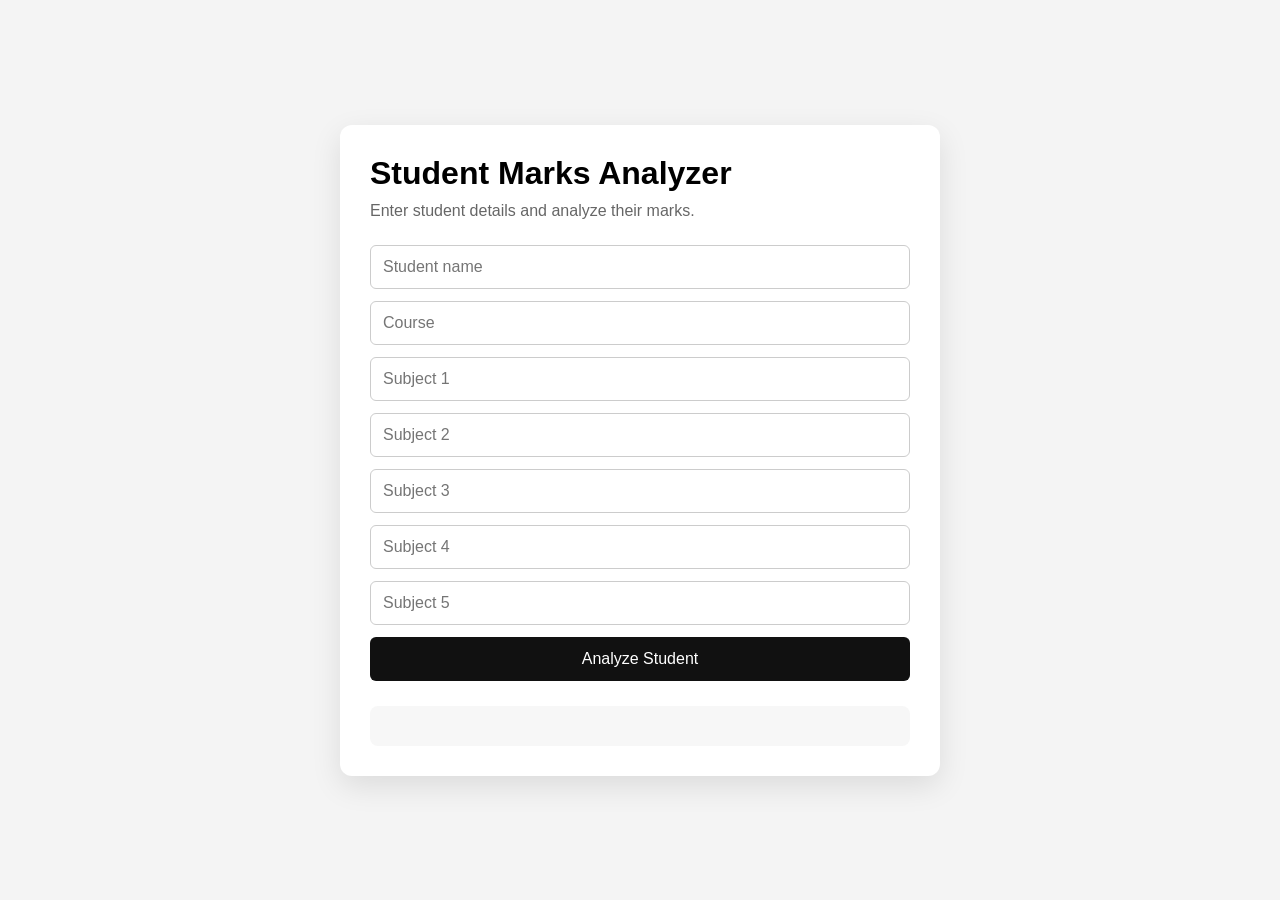
<file: 02-arrays-objects/index.html>
<!DOCTYPE html>
<html lang="en">
<head>
    <meta charset="UTF-8">
    <meta name="viewport" content="width=device-width, initial-scale=1.0">

    <title>Student Marks Analyzer</title>

    <link rel="stylesheet" href="style.css">
</head>

<body>

    <div class="container">

        <h1>Student Marks Analyzer</h1>

        <p>
            Enter student details and analyze their marks.
        </p>

        <div class="form">

            <input
                type="text"
                id="studentName"
                placeholder="Student name"
            >

            <input
                type="text"
                id="course"
                placeholder="Course"
            >

            <input
                type="number"
                id="mark1"
                placeholder="Subject 1"
            >

            <input
                type="number"
                id="mark2"
                placeholder="Subject 2"
            >

            <input
                type="number"
                id="mark3"
                placeholder="Subject 3"
            >

            <input
                type="number"
                id="mark4"
                placeholder="Subject 4"
            >

            <input
                type="number"
                id="mark5"
                placeholder="Subject 5"
            >

            <button id="analyzeButton">
                Analyze Student
            </button>

        </div>

        <div id="result" class="result"></div>

    </div>

    <script src="script.js"></script>

</body>
</html>
</file>
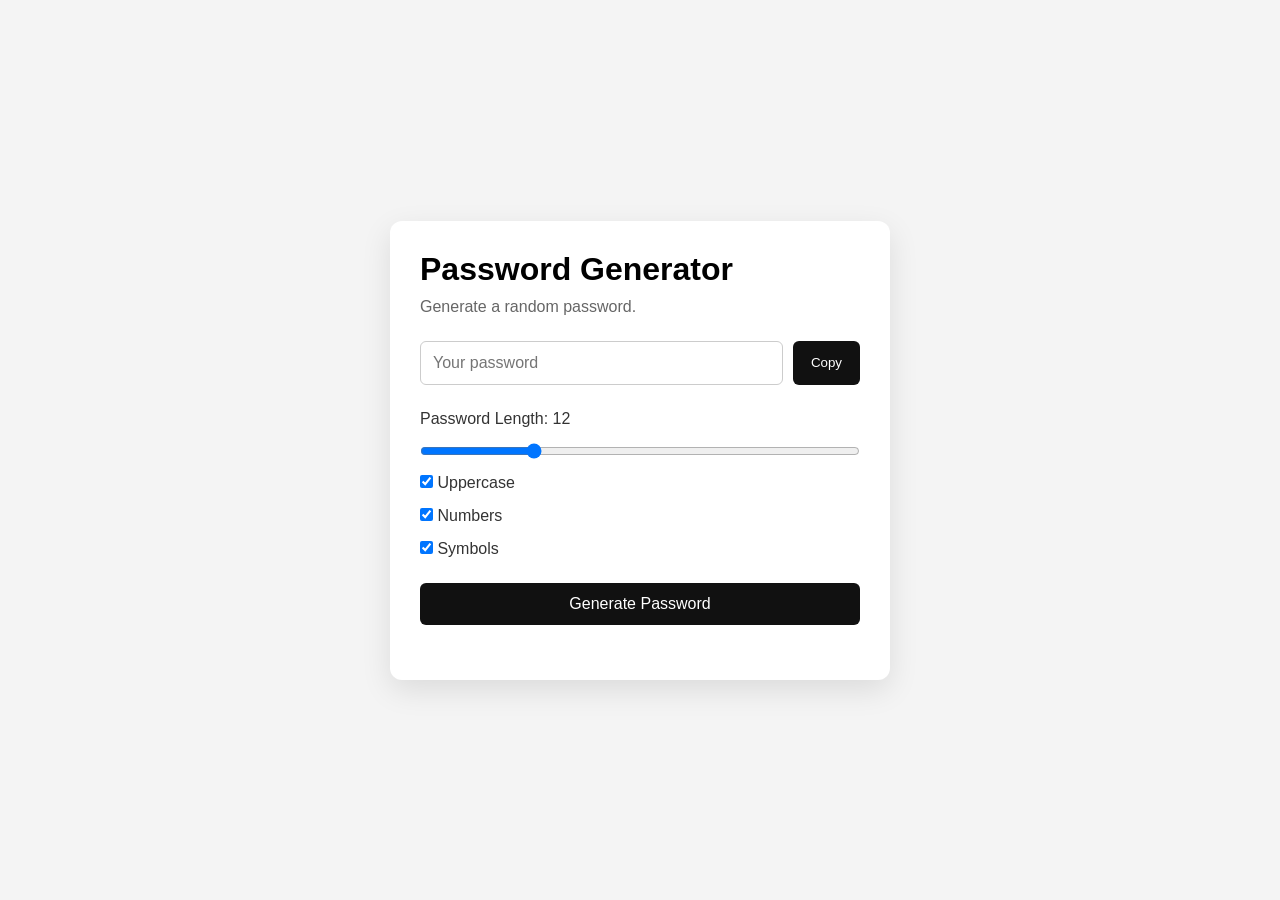
<file: 06-projects/password/index.html>
<!DOCTYPE html>
<html lang="en">

<head>
    <meta charset="UTF-8">
    <meta name="viewport" content="width=device-width, initial-scale=1.0">

    <title>Password Generator</title>

    <link rel="stylesheet" href="style.css">
</head>

<body>

    <main class="container">

        <h1>Password Generator</h1>

        <p>
            Generate a random password.
        </p>

        <div class="password-box">

            <input
                type="text"
                id="password"
                placeholder="Your password"
                readonly
            >

            <button id="copyButton">
                Copy
            </button>

        </div>


        <div class="settings">

            <label>
                Password Length:
                <span id="lengthValue">12</span>
            </label>

            <input
                type="range"
                id="length"
                min="6"
                max="30"
                value="12"
            >


            <label>
                <input
                    type="checkbox"
                    id="uppercase"
                    checked
                >

                Uppercase
            </label>


            <label>
                <input
                    type="checkbox"
                    id="numbers"
                    checked
                >

                Numbers
            </label>


            <label>
                <input
                    type="checkbox"
                    id="symbols"
                    checked
                >

                Symbols
            </label>

        </div>


        <button
            id="generateButton"
            class="generate"
        >
            Generate Password
        </button>


        <p id="message"></p>

    </main>


    <script src="script.js"></script>

</body>

</html>
</file>
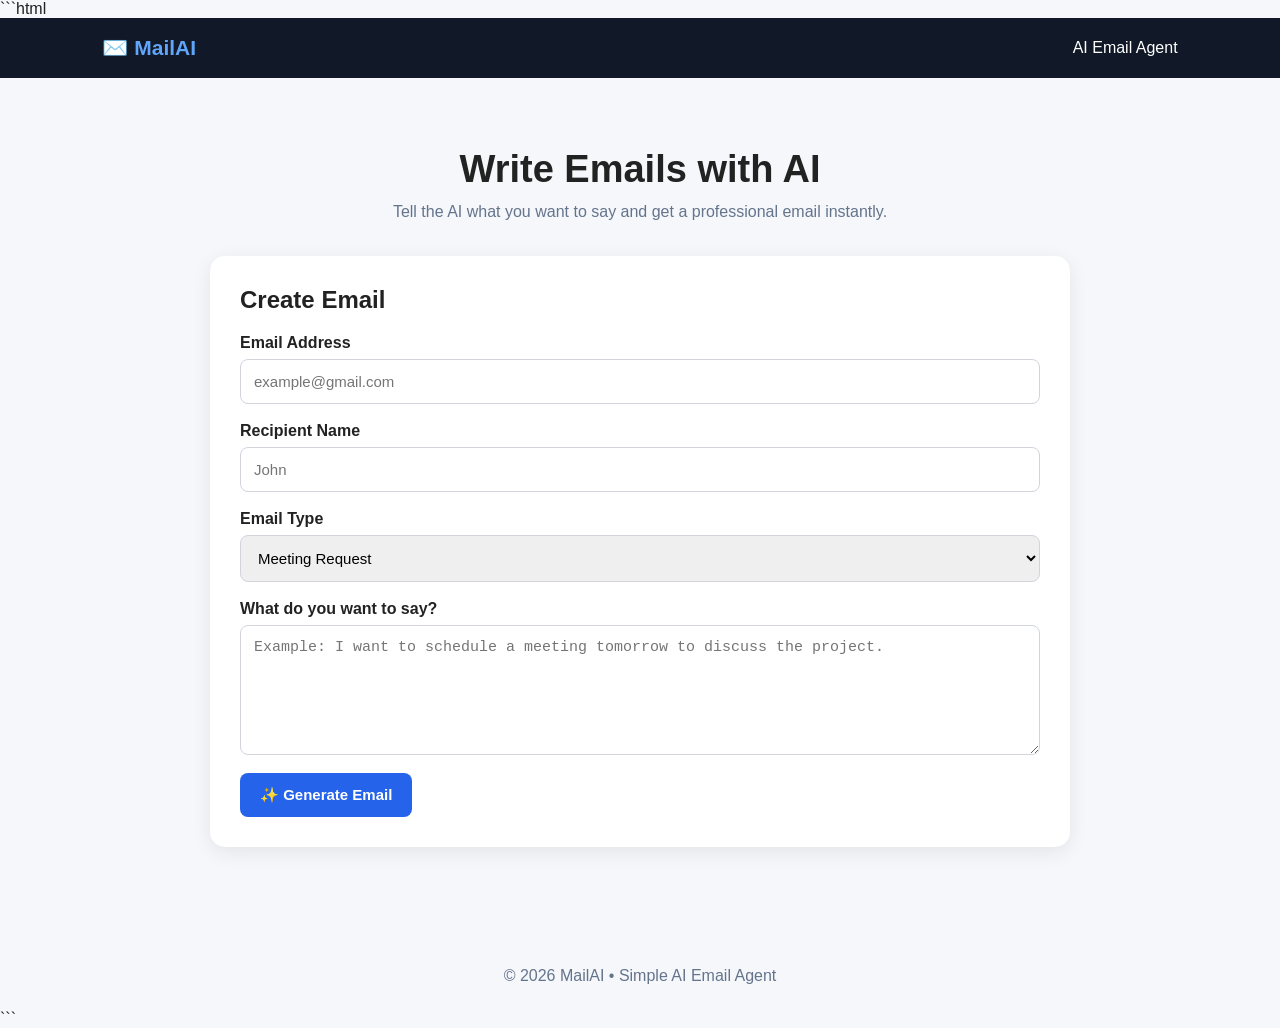
<file: agentic.html>
```html
<!DOCTYPE html>
<html lang="en">
<head>
    <meta charset="UTF-8">
    <meta name="viewport" content="width=device-width, initial-scale=1.0">
    <title>AI Email Agent</title>

    <style>
        * {
            box-sizing: border-box;
            margin: 0;
            padding: 0;
        }

        body {
            font-family: Arial, sans-serif;
            background: #f5f7fb;
            color: #222;
        }

        /* Navbar */
        nav {
            background: #111827;
            color: white;
            padding: 18px 8%;
            display: flex;
            justify-content: space-between;
            align-items: center;
        }

        nav h2 {
            font-size: 21px;
        }

        nav span {
            color: #60a5fa;
        }

        /* Main */
        .container {
            max-width: 900px;
            margin: 50px auto;
            padding: 20px;
        }

        .hero {
            text-align: center;
            margin-bottom: 35px;
        }

        .hero h1 {
            font-size: 38px;
            margin-bottom: 12px;
        }

        .hero p {
            color: #64748b;
            font-size: 16px;
        }

        /* Card */
        .card {
            background: white;
            padding: 30px;
            border-radius: 15px;
            box-shadow: 0 5px 20px rgba(0,0,0,0.08);
            margin-bottom: 25px;
        }

        .card h2 {
            margin-bottom: 20px;
        }

        label {
            display: block;
            font-weight: bold;
            margin-bottom: 7px;
        }

        input,
        textarea,
        select {
            width: 100%;
            padding: 13px;
            border: 1px solid #d1d5db;
            border-radius: 8px;
            margin-bottom: 18px;
            font-size: 15px;
        }

        textarea {
            height: 130px;
            resize: vertical;
        }

        button {
            padding: 13px 20px;
            border: none;
            border-radius: 8px;
            cursor: pointer;
            font-size: 15px;
            font-weight: bold;
        }

        .generate {
            background: #2563eb;
            color: white;
        }

        .generate:hover {
            background: #1d4ed8;
        }

        .send {
            background: #16a34a;
            color: white;
        }

        .send:hover {
            background: #15803d;
        }

        /* Preview */
        .preview {
            background: #f8fafc;
            border: 1px solid #e2e8f0;
            border-radius: 10px;
            padding: 20px;
        }

        .preview p {
            margin-bottom: 10px;
        }

        .email-body {
            margin-top: 20px;
            line-height: 1.7;
            white-space: pre-line;
        }

        .hidden {
            display: none;
        }

        /* Footer */
        footer {
            text-align: center;
            padding: 25px;
            color: #64748b;
        }

        @media(max-width:600px) {
            .hero h1 {
                font-size: 30px;
            }

            .card {
                padding: 20px;
            }
        }
    </style>
</head>

<body>

    <!-- Navbar -->

    <nav>
        <h2>✉️ <span>MailAI</span></h2>
        <p>AI Email Agent</p>
    </nav>


    <!-- Main -->

    <div class="container">

        <div class="hero">
            <h1>Write Emails with AI</h1>
            <p>
                Tell the AI what you want to say and get a professional email instantly.
            </p>
        </div>


        <!-- Input Card -->

        <div class="card">

            <h2>Create Email</h2>

            <label>Email Address</label>

            <input
                type="email"
                id="email"
                placeholder="example@gmail.com"
            >


            <label>Recipient Name</label>

            <input
                type="text"
                id="name"
                placeholder="John"
            >


            <label>Email Type</label>

            <select id="type">

                <option value="Meeting Request">
                    Meeting Request
                </option>

                <option value="Leave Request">
                    Leave Request
                </option>

                <option value="Follow Up">
                    Follow Up
                </option>

                <option value="Thank You">
                    Thank You
                </option>

                <option value="Job Application">
                    Job Application
                </option>

            </select>


            <label>What do you want to say?</label>

            <textarea
                id="message"
                placeholder="Example: I want to schedule a meeting tomorrow to discuss the project."
            ></textarea>


            <button
                class="generate"
                onclick="generateEmail()"
            >
                ✨ Generate Email
            </button>

        </div>


        <!-- Preview Card -->

        <div
            class="card hidden"
            id="previewCard"
        >

            <h2>Email Preview</h2>

            <div class="preview">

                <p>
                    <strong>To:</strong>
                    <span id="previewEmail"></span>
                </p>

                <p>
                    <strong>Subject:</strong>
                    <span id="subject"></span>
                </p>

                <div
                    class="email-body"
                    id="emailBody"
                ></div>

            </div>

            <br>

            <button
                class="send"
                onclick="sendEmail()"
            >
                📤 Send Email
            </button>

        </div>

    </div>


    <footer>
        © 2026 MailAI • Simple AI Email Agent
    </footer>


    <script>

        function generateEmail() {

            const email =
                document.getElementById("email").value;

            const name =
                document.getElementById("name").value
                || "there";

            const type =
                document.getElementById("type").value;

            const message =
                document.getElementById("message").value;


            if (!email || !message) {

                alert(
                    "Please enter an email address and message."
                );

                return;
            }


            let subject = type;

            let body = "";


            if (type === "Meeting Request") {

                subject = "Request for a Meeting";

                body =
`Hi ${name},

I hope you are doing well.

I would like to schedule a meeting with you.

${message}

Please let me know a convenient time.

Best regards,
Your Name`;

            }


            else if (type === "Leave Request") {

                subject = "Leave Request";

                body =
`Hi ${name},

I would like to request leave.

${message}

Please let me know if you need any additional information.

Thank you.

Best regards,
Your Name`;

            }


            else if (type === "Follow Up") {

                subject = "Following Up";

                body =
`Hi ${name},

I hope you are doing well.

I wanted to follow up regarding the following matter:

${message}

Please let me know if there are any updates.

Best regards,
Your Name`;

            }


            else if (type === "Thank You") {

                subject = "Thank You";

                body =
`Hi ${name},

Thank you very much for your help.

${message}

I really appreciate your time and support.

Best regards,
Your Name`;

            }


            else if (type === "Job Application") {

                subject = "Job Application";

                body =
`Dear ${name},

I am writing to express my interest in the position.

${message}

I would appreciate the opportunity to discuss my qualifications with you.

Thank you for your consideration.

Best regards,
Your Name`;

            }


            document.getElementById(
                "previewEmail"
            ).textContent = email;


            document.getElementById(
                "subject"
            ).textContent = subject;


            document.getElementById(
                "emailBody"
            ).textContent = body;


            document.getElementById(
                "previewCard"
            ).classList.remove("hidden");

        }


        function sendEmail() {

            const email =
                document.getElementById("email").value;


            /*
                Demo only.

                For real email sending,
                connect this function to
                a backend/email API.
            */

            alert(
                "Email sent successfully to " + email
            );

        }

    </script>

</body>
</html>
```
</file>
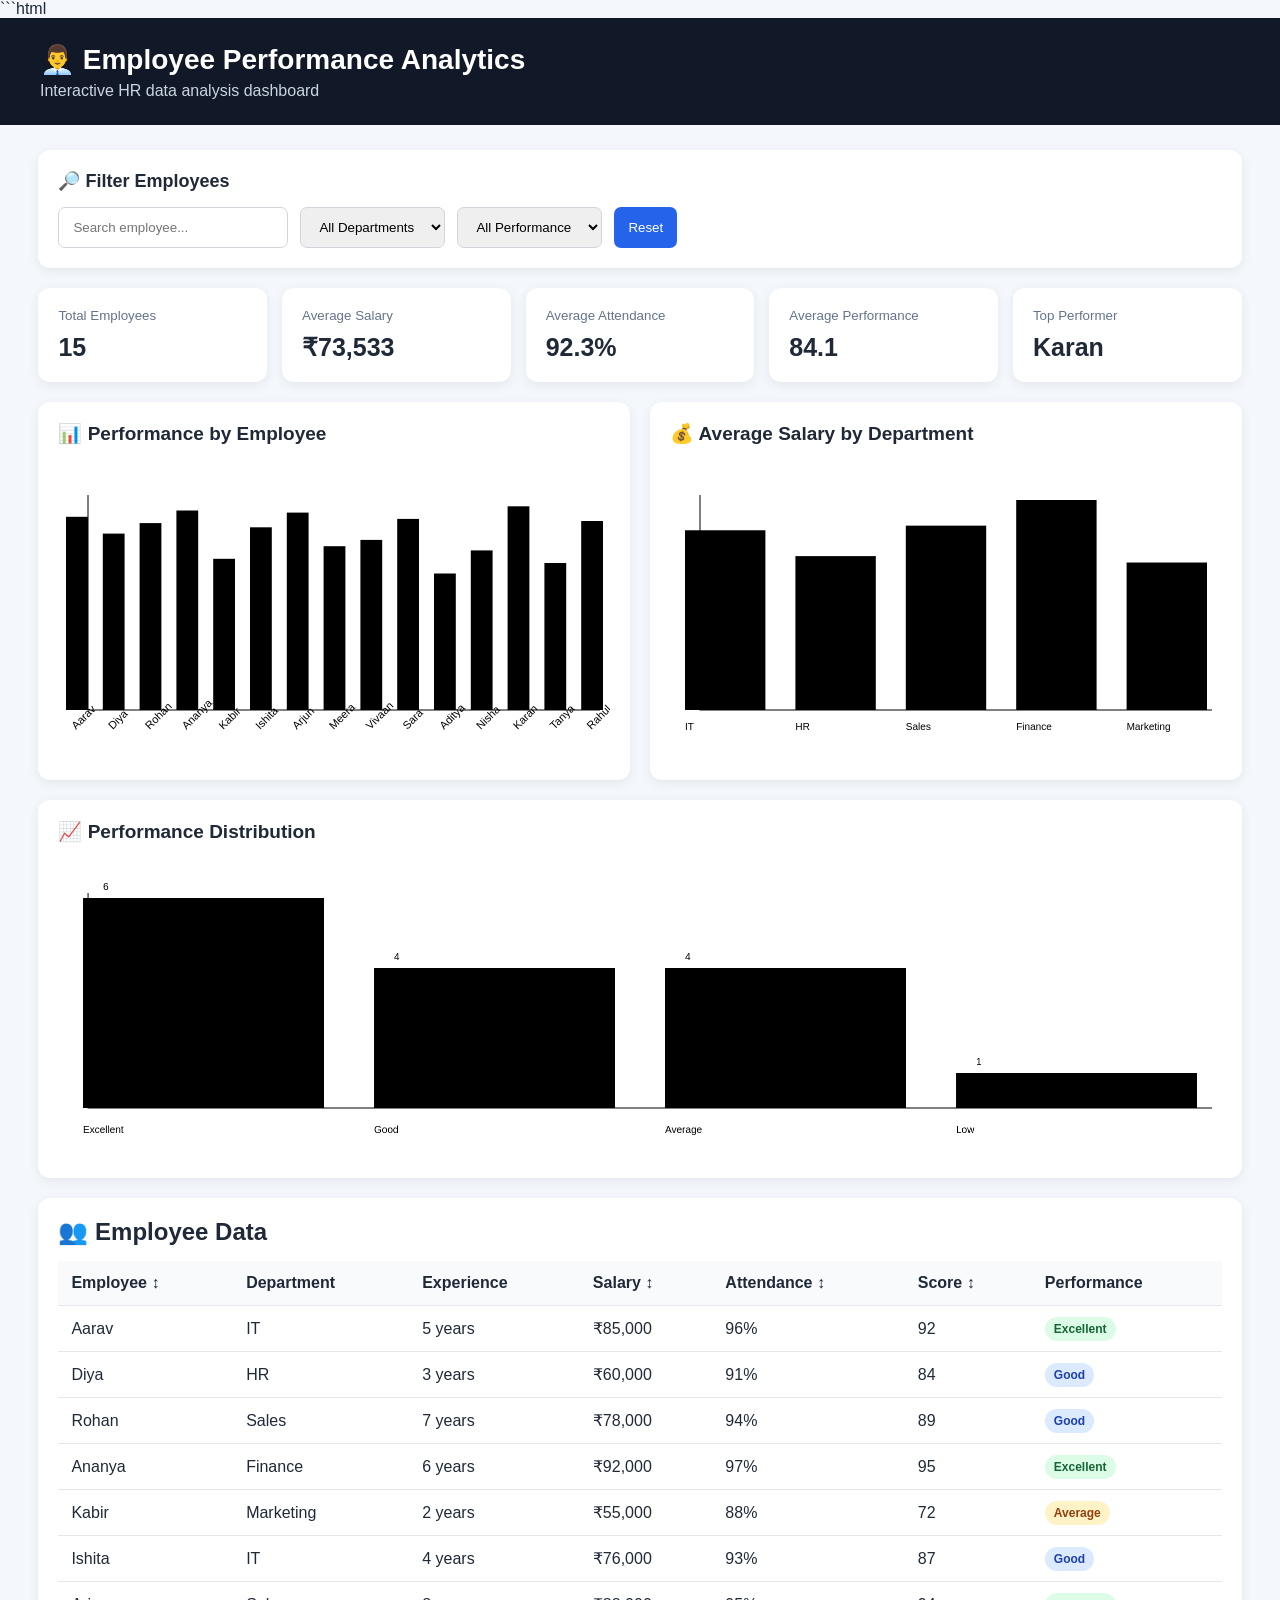
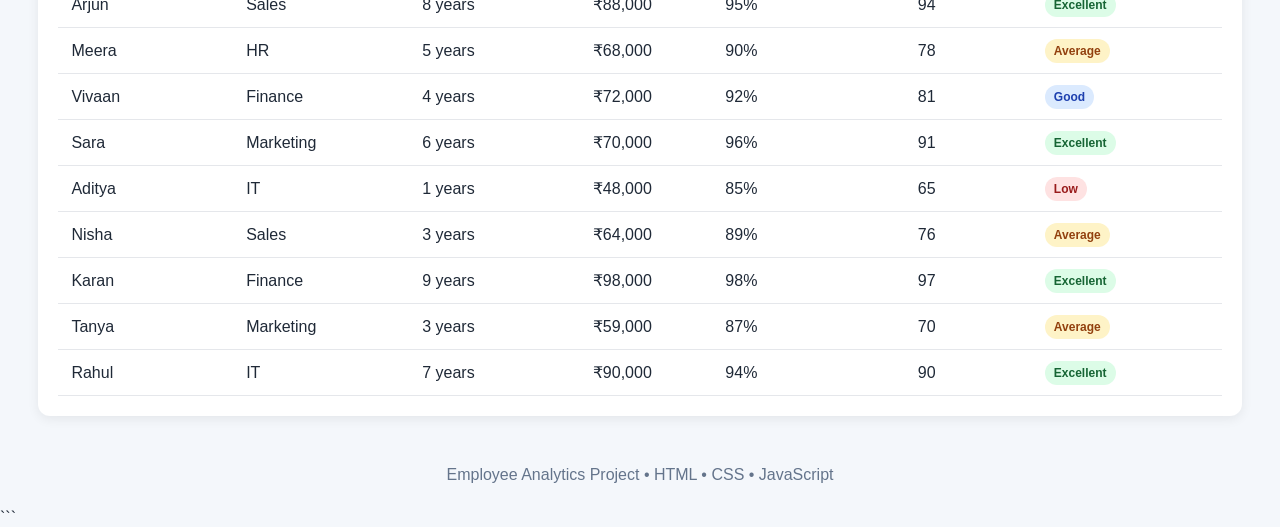
<file: 06-projects/Analytics.html>
```html
<!DOCTYPE html>
<html lang="en">
<head>
<meta charset="UTF-8">
<meta name="viewport" content="width=device-width, initial-scale=1.0">
<title>Employee Analytics Dashboard</title>

<style>
* {
    box-sizing: border-box;
    margin: 0;
    padding: 0;
}

body {
    font-family: Arial, Helvetica, sans-serif;
    background: #f4f7fb;
    color: #1f2937;
}

/* HEADER */

header {
    background: #111827;
    color: white;
    padding: 25px 40px;
}

header h1 {
    font-size: 28px;
    margin-bottom: 6px;
}

header p {
    color: #cbd5e1;
}

/* MAIN */

.container {
    width: 94%;
    max-width: 1400px;
    margin: 25px auto;
}

/* FILTER BAR */

.filter-box {
    background: white;
    padding: 20px;
    border-radius: 12px;
    box-shadow: 0 3px 12px rgba(0,0,0,.07);
    margin-bottom: 20px;
}

.filter-box h2 {
    font-size: 18px;
    margin-bottom: 15px;
}

.filters {
    display: flex;
    gap: 12px;
    flex-wrap: wrap;
}

.filters input,
.filters select,
.filters button {
    padding: 11px 14px;
    border: 1px solid #d1d5db;
    border-radius: 7px;
}

.filters input {
    min-width: 230px;
}

.filters button {
    background: #2563eb;
    color: white;
    border: none;
    cursor: pointer;
}

.filters button:hover {
    background: #1d4ed8;
}

/* KPI */

.kpis {
    display: grid;
    grid-template-columns: repeat(5, 1fr);
    gap: 15px;
    margin-bottom: 20px;
}

.kpi {
    background: white;
    padding: 20px;
    border-radius: 12px;
    box-shadow: 0 3px 12px rgba(0,0,0,.07);
}

.kpi small {
    color: #64748b;
}

.kpi h2 {
    margin-top: 10px;
    font-size: 25px;
}

/* CHART GRID */

.charts {
    display: grid;
    grid-template-columns: 1fr 1fr;
    gap: 20px;
    margin-bottom: 20px;
}

.card {
    background: white;
    border-radius: 12px;
    padding: 20px;
    box-shadow: 0 3px 12px rgba(0,0,0,.07);
}

.card h2 {
    font-size: 19px;
    margin-bottom: 15px;
}

canvas {
    width: 100%;
    height: 300px;
}

/* TABLE */

.table-card {
    background: white;
    padding: 20px;
    border-radius: 12px;
    box-shadow: 0 3px 12px rgba(0,0,0,.07);
}

.table-card h2 {
    margin-bottom: 15px;
}

.table-container {
    overflow-x: auto;
}

table {
    width: 100%;
    border-collapse: collapse;
}

th,
td {
    padding: 13px;
    text-align: left;
    border-bottom: 1px solid #e5e7eb;
}

th {
    background: #f8fafc;
    cursor: pointer;
}

tr:hover {
    background: #f8fafc;
}

.badge {
    padding: 5px 9px;
    border-radius: 20px;
    font-size: 12px;
    font-weight: bold;
}

.excellent {
    background: #dcfce7;
    color: #166534;
}

.good {
    background: #dbeafe;
    color: #1e40af;
}

.average {
    background: #fef3c7;
    color: #92400e;
}

.low {
    background: #fee2e2;
    color: #991b1b;
}

/* FOOTER */

footer {
    text-align: center;
    padding: 25px;
    color: #64748b;
}

/* RESPONSIVE */

@media(max-width:1100px) {
    .kpis {
        grid-template-columns: repeat(3, 1fr);
    }
}

@media(max-width:800px) {
    .charts {
        grid-template-columns: 1fr;
    }

    .kpis {
        grid-template-columns: repeat(2, 1fr);
    }
}

@media(max-width:500px) {
    .kpis {
        grid-template-columns: 1fr;
    }

    header {
        padding: 20px;
    }
}
</style>
</head>

<body>

<header>
    <h1>👨‍💼 Employee Performance Analytics</h1>
    <p>Interactive HR data analysis dashboard</p>
</header>

<div class="container">

    <!-- FILTERS -->

    <div class="filter-box">

        <h2>🔎 Filter Employees</h2>

        <div class="filters">

            <input
                type="text"
                id="search"
                placeholder="Search employee..."
                oninput="updateDashboard()"
            >

            <select
                id="department"
                onchange="updateDashboard()"
            >
                <option value="All">All Departments</option>
                <option value="IT">IT</option>
                <option value="HR">HR</option>
                <option value="Sales">Sales</option>
                <option value="Finance">Finance</option>
                <option value="Marketing">Marketing</option>
            </select>

            <select
                id="performance"
                onchange="updateDashboard()"
            >
                <option value="All">All Performance</option>
                <option value="Excellent">Excellent</option>
                <option value="Good">Good</option>
                <option value="Average">Average</option>
                <option value="Low">Low</option>
            </select>

            <button onclick="resetFilters()">
                Reset
            </button>

        </div>
    </div>

    <!-- KPI CARDS -->

    <div class="kpis">

        <div class="kpi">
            <small>Total Employees</small>
            <h2 id="employees">0</h2>
        </div>

        <div class="kpi">
            <small>Average Salary</small>
            <h2 id="salary">₹0</h2>
        </div>

        <div class="kpi">
            <small>Average Attendance</small>
            <h2 id="attendance">0%</h2>
        </div>

        <div class="kpi">
            <small>Average Performance</small>
            <h2 id="score">0</h2>
        </div>

        <div class="kpi">
            <small>Top Performer</small>
            <h2 id="topEmployee">-</h2>
        </div>

    </div>

    <!-- CHARTS -->

    <div class="charts">

        <div class="card">
            <h2>📊 Performance by Employee</h2>
            <canvas id="performanceChart"></canvas>
        </div>

        <div class="card">
            <h2>💰 Average Salary by Department</h2>
            <canvas id="salaryChart"></canvas>
        </div>

    </div>

    <!-- PERFORMANCE TABLE -->

    <div class="card" style="margin-bottom:20px;">

        <h2>📈 Performance Distribution</h2>

        <canvas id="distributionChart"></canvas>

    </div>

    <!-- TABLE -->

    <div class="table-card">

        <h2>👥 Employee Data</h2>

        <div class="table-container">

            <table>

                <thead>

                    <tr>

                        <th onclick="sortData('name')">
                            Employee ↕
                        </th>

                        <th>Department</th>

                        <th>Experience</th>

                        <th onclick="sortData('salary')">
                            Salary ↕
                        </th>

                        <th onclick="sortData('attendance')">
                            Attendance ↕
                        </th>

                        <th onclick="sortData('score')">
                            Score ↕
                        </th>

                        <th>Performance</th>

                    </tr>

                </thead>

                <tbody id="tableBody"></tbody>

            </table>

        </div>

    </div>

</div>

<footer>
    Employee Analytics Project • HTML • CSS • JavaScript
</footer>

<script>

/* ==========================================
   EMPLOYEE DATASET
========================================== */

const employees = [

{
    name:"Aarav",
    department:"IT",
    experience:5,
    salary:85000,
    attendance:96,
    score:92,
    performance:"Excellent"
},

{
    name:"Diya",
    department:"HR",
    experience:3,
    salary:60000,
    attendance:91,
    score:84,
    performance:"Good"
},

{
    name:"Rohan",
    department:"Sales",
    experience:7,
    salary:78000,
    attendance:94,
    score:89,
    performance:"Good"
},

{
    name:"Ananya",
    department:"Finance",
    experience:6,
    salary:92000,
    attendance:97,
    score:95,
    performance:"Excellent"
},

{
    name:"Kabir",
    department:"Marketing",
    experience:2,
    salary:55000,
    attendance:88,
    score:72,
    performance:"Average"
},

{
    name:"Ishita",
    department:"IT",
    experience:4,
    salary:76000,
    attendance:93,
    score:87,
    performance:"Good"
},

{
    name:"Arjun",
    department:"Sales",
    experience:8,
    salary:88000,
    attendance:95,
    score:94,
    performance:"Excellent"
},

{
    name:"Meera",
    department:"HR",
    experience:5,
    salary:68000,
    attendance:90,
    score:78,
    performance:"Average"
},

{
    name:"Vivaan",
    department:"Finance",
    experience:4,
    salary:72000,
    attendance:92,
    score:81,
    performance:"Good"
},

{
    name:"Sara",
    department:"Marketing",
    experience:6,
    salary:70000,
    attendance:96,
    score:91,
    performance:"Excellent"
},

{
    name:"Aditya",
    department:"IT",
    experience:1,
    salary:48000,
    attendance:85,
    score:65,
    performance:"Low"
},

{
    name:"Nisha",
    department:"Sales",
    experience:3,
    salary:64000,
    attendance:89,
    score:76,
    performance:"Average"
},

{
    name:"Karan",
    department:"Finance",
    experience:9,
    salary:98000,
    attendance:98,
    score:97,
    performance:"Excellent"
},

{
    name:"Tanya",
    department:"Marketing",
    experience:3,
    salary:59000,
    attendance:87,
    score:70,
    performance:"Average"
},

{
    name:"Rahul",
    department:"IT",
    experience:7,
    salary:90000,
    attendance:94,
    score:90,
    performance:"Excellent"
}

];


/* ==========================================
   VARIABLES
========================================== */

let filteredEmployees = [...employees];

let sortColumn = "";
let sortDirection = 1;


/* ==========================================
   UPDATE DASHBOARD
========================================== */

function updateDashboard() {

    const search =
        document.getElementById("search")
        .value
        .toLowerCase();

    const department =
        document.getElementById("department")
        .value;

    const performance =
        document.getElementById("performance")
        .value;


    filteredEmployees = employees.filter(emp => {

        const searchMatch =
            emp.name
            .toLowerCase()
            .includes(search);

        const departmentMatch =
            department === "All" ||
            emp.department === department;

        const performanceMatch =
            performance === "All" ||
            emp.performance === performance;

        return (
            searchMatch &&
            departmentMatch &&
            performanceMatch
        );

    });


    updateKPIs();

    renderTable();

    drawPerformanceChart();

    drawSalaryChart();

    drawDistributionChart();

}


/* ==========================================
   KPI CALCULATIONS
========================================== */

function updateKPIs() {

    const total =
        filteredEmployees.length;


    const totalSalary =
        filteredEmployees.reduce(
            (sum, emp) =>
            sum + emp.salary,
            0
        );


    const totalAttendance =
        filteredEmployees.reduce(
            (sum, emp) =>
            sum + emp.attendance,
            0
        );


    const totalScore =
        filteredEmployees.reduce(
            (sum, emp) =>
            sum + emp.score,
            0
        );


    const avgSalary =
        total
        ? totalSalary / total
        : 0;


    const avgAttendance =
        total
        ? totalAttendance / total
        : 0;


    const avgScore =
        total
        ? totalScore / total
        : 0;


    let top = "-";

    if (total > 0) {

        const topEmployee =
            [...filteredEmployees]
            .sort(
                (a,b) =>
                b.score - a.score
            )[0];

        top =
            topEmployee.name;

    }


    document.getElementById("employees")
        .textContent = total;


    document.getElementById("salary")
        .textContent =
        money(avgSalary);


    document.getElementById("attendance")
        .textContent =
        avgAttendance.toFixed(1) + "%";


    document.getElementById("score")
        .textContent =
        avgScore.toFixed(1);


    document.getElementById("topEmployee")
        .textContent = top;

}


/* ==========================================
   TABLE
========================================== */

function renderTable() {

    const tbody =
        document.getElementById("tableBody");

    tbody.innerHTML = "";


    filteredEmployees.forEach(emp => {

        const tr =
            document.createElement("tr");


        let badgeClass = "average";


        if (emp.performance === "Excellent") {
            badgeClass = "excellent";
        }

        else if (emp.performance === "Good") {
            badgeClass = "good";
        }

        else if (emp.performance === "Low") {
            badgeClass = "low";
        }


        tr.innerHTML = `

            <td>${emp.name}</td>

            <td>${emp.department}</td>

            <td>${emp.experience} years</td>

            <td>${money(emp.salary)}</td>

            <td>${emp.attendance}%</td>

            <td>${emp.score}</td>

            <td>
                <span class="badge ${badgeClass}">
                    ${emp.performance}
                </span>
            </td>

        `;


        tbody.appendChild(tr);

    });

}


/* ==========================================
   SORT
========================================== */

function sortData(column) {

    if (sortColumn === column) {

        sortDirection *= -1;

    } else {

        sortColumn = column;
        sortDirection = 1;

    }


    filteredEmployees.sort(
        (a,b) => {

            if (
                typeof a[column] ===
                "number"
            ) {

                return (
                    a[column] -
                    b[column]
                ) * sortDirection;

            }


            return a[column]
                .localeCompare(b[column])
                * sortDirection;

        }
    );


    renderTable();

}


/* ==========================================
   PERFORMANCE BAR CHART
========================================== */

function drawPerformanceChart() {

    const canvas =
        document.getElementById(
            "performanceChart"
        );

    const ctx =
        canvas.getContext("2d");


    canvas.width =
        canvas.clientWidth * 2;

    canvas.height = 600;

    ctx.scale(2,2);


    const width =
        canvas.clientWidth;

    const height = 300;


    ctx.clearRect(
        0,
        0,
        width,
        height
    );


    if (!filteredEmployees.length)
        return;


    const max = 100;

    const space =
        width /
        filteredEmployees.length;


    filteredEmployees.forEach(
        (emp,index) => {

            const barHeight =
                emp.score / max * 210;


            const x =
                index * space + 8;


            const y =
                250 - barHeight;


            ctx.fillRect(
                x,
                y,
                space - 15,
                barHeight
            );


            ctx.save();

            ctx.translate(
                x + 10,
                270
            );

            ctx.rotate(
                -Math.PI / 4
            );

            ctx.font =
                "11px Arial";


            ctx.fillText(
                emp.name,
                0,
                0
            );


            ctx.restore();

        }
    );


    ctx.beginPath();

    ctx.moveTo(30,35);

    ctx.lineTo(30,250);

    ctx.lineTo(width-10,250);

    ctx.stroke();

}


/* ==========================================
   SALARY BY DEPARTMENT
========================================== */

function drawSalaryChart() {

    const canvas =
        document.getElementById(
            "salaryChart"
        );

    const ctx =
        canvas.getContext("2d");


    canvas.width =
        canvas.clientWidth * 2;

    canvas.height = 600;

    ctx.scale(2,2);


    const width =
        canvas.clientWidth;


    const height = 300;


    ctx.clearRect(
        0,
        0,
        width,
        height
    );


    const departments = {};


    filteredEmployees.forEach(
        emp => {

            if (!departments[
                emp.department
            ]) {

                departments[
                    emp.department
                ] = [];

            }


            departments[
                emp.department
            ].push(emp.salary);

        }
    );


    const names =
        Object.keys(departments);


    if (!names.length)
        return;


    const averages =
        names.map(name => {

            const arr =
                departments[name];

            return arr.reduce(
                (a,b) => a+b,
                0
            ) / arr.length;

        });


    const max =
        Math.max(...averages);


    const space =
        width / names.length;


    names.forEach(
        (name,index) => {

            const heightBar =
                averages[index]
                / max * 210;


            const x =
                index * space + 15;


            const y =
                250 - heightBar;


            ctx.fillRect(
                x,
                y,
                space - 30,
                heightBar
            );


            ctx.fillText(
                name,
                x,
                270
            );

        }
    );


    ctx.beginPath();

    ctx.moveTo(30,35);

    ctx.lineTo(30,250);

    ctx.lineTo(width-10,250);

    ctx.stroke();

}


/* ==========================================
   PERFORMANCE DISTRIBUTION
========================================== */

function drawDistributionChart() {

    const canvas =
        document.getElementById(
            "distributionChart"
        );

    const ctx =
        canvas.getContext("2d");


    canvas.width =
        canvas.clientWidth * 2;

    canvas.height = 600;

    ctx.scale(2,2);


    const width =
        canvas.clientWidth;


    const height = 300;


    ctx.clearRect(
        0,
        0,
        width,
        height
    );


    const levels = [
        "Excellent",
        "Good",
        "Average",
        "Low"
    ];


    const counts =
        levels.map(level =>

            filteredEmployees.filter(
                emp =>
                emp.performance === level
            ).length

        );


    const max =
        Math.max(...counts,1);


    const space =
        width / levels.length;


    levels.forEach(
        (level,index) => {

            const barHeight =
                counts[index]
                / max * 210;


            const x =
                index * space + 25;


            const y =
                250 - barHeight;


            ctx.fillRect(
                x,
                y,
                space - 50,
                barHeight
            );


            ctx.fillText(
                level,
                x,
                275
            );


            ctx.fillText(
                counts[index],
                x + 20,
                y - 8
            );

        }
    );


    ctx.beginPath();

    ctx.moveTo(30,35);

    ctx.lineTo(30,250);

    ctx.lineTo(width-10,250);

    ctx.stroke();

}


/* ==========================================
   RESET
========================================== */

function resetFilters() {

    document.getElementById("search")
        .value = "";

    document.getElementById("department")
        .value = "All";

    document.getElementById("performance")
        .value = "All";


    filteredEmployees =
        [...employees];


    updateDashboard();

}


/* ==========================================
   MONEY FORMAT
========================================== */

function money(value) {

    return "₹" +
        Math.round(value)
        .toLocaleString("en-IN");

}


/* ==========================================
   START
========================================== */

updateDashboard();

</script>

</body>
</html>
```
</file>
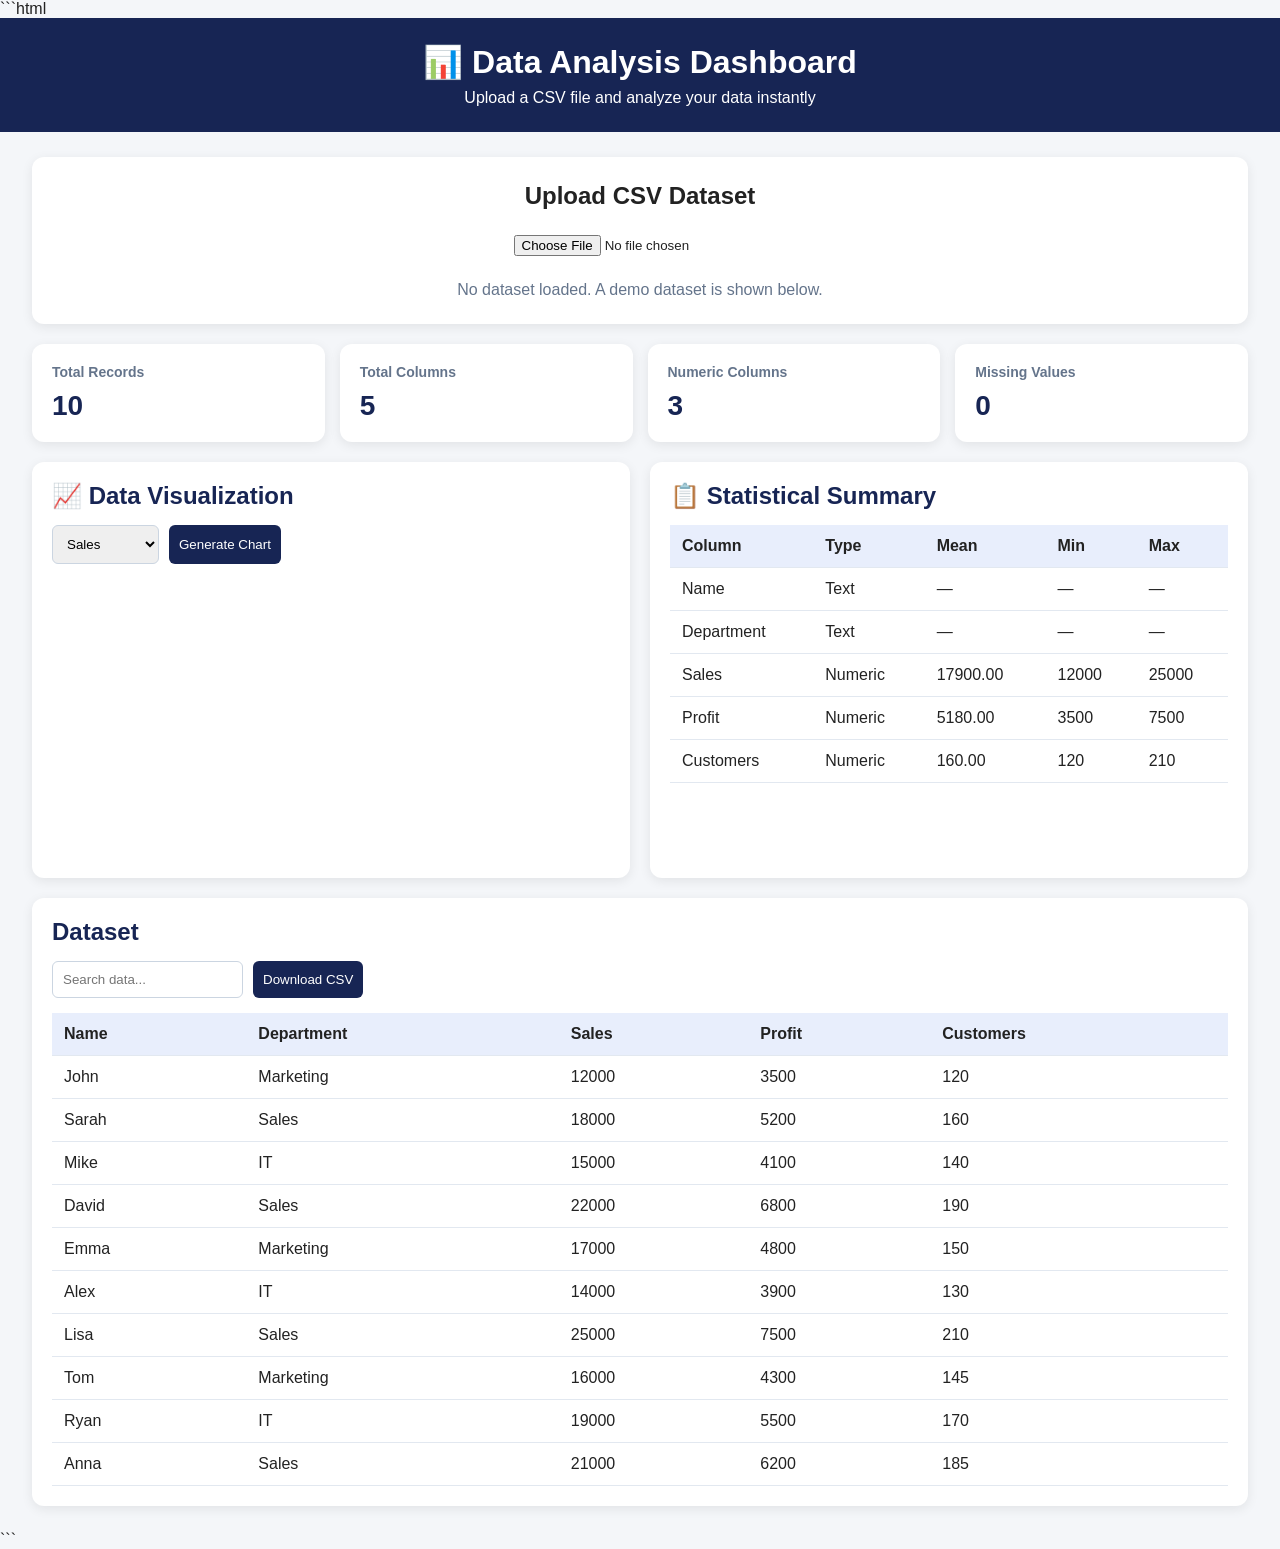
<file: 06-projects/csv.html>
```html
<!DOCTYPE html>
<html lang="en">
<head>
<meta charset="UTF-8">
<meta name="viewport" content="width=device-width, initial-scale=1.0">
<title>Data Analysis Dashboard</title>

<style>
    * {
        box-sizing: border-box;
        margin: 0;
        padding: 0;
    }

    body {
        font-family: Arial, sans-serif;
        background: #f4f6f9;
        color: #222;
    }

    header {
        background: #172554;
        color: white;
        padding: 25px;
        text-align: center;
    }

    header h1 {
        margin-bottom: 8px;
    }

    .container {
        width: 95%;
        max-width: 1400px;
        margin: 25px auto;
    }

    .upload-box {
        background: white;
        padding: 25px;
        border-radius: 12px;
        box-shadow: 0 3px 12px rgba(0,0,0,0.08);
        margin-bottom: 20px;
        text-align: center;
    }

    input[type="file"] {
        margin-top: 15px;
        padding: 10px;
    }

    .cards {
        display: grid;
        grid-template-columns: repeat(auto-fit, minmax(180px, 1fr));
        gap: 15px;
        margin-bottom: 20px;
    }

    .card {
        background: white;
        padding: 20px;
        border-radius: 12px;
        box-shadow: 0 3px 12px rgba(0,0,0,0.08);
    }

    .card h3 {
        color: #64748b;
        font-size: 14px;
        margin-bottom: 10px;
    }

    .card p {
        font-size: 28px;
        font-weight: bold;
        color: #172554;
    }

    .dashboard {
        display: grid;
        grid-template-columns: 1fr 1fr;
        gap: 20px;
        margin-bottom: 20px;
    }

    .panel {
        background: white;
        padding: 20px;
        border-radius: 12px;
        box-shadow: 0 3px 12px rgba(0,0,0,0.08);
    }

    .panel h2 {
        margin-bottom: 15px;
        color: #172554;
    }

    canvas {
        width: 100%;
        max-height: 350px;
    }

    .controls {
        display: flex;
        gap: 10px;
        flex-wrap: wrap;
        margin-bottom: 15px;
    }

    .controls input,
    .controls select,
    button {
        padding: 10px;
        border: 1px solid #cbd5e1;
        border-radius: 6px;
    }

    button {
        background: #172554;
        color: white;
        cursor: pointer;
        border: none;
    }

    button:hover {
        background: #1e3a8a;
    }

    .table-container {
        overflow-x: auto;
    }

    table {
        width: 100%;
        border-collapse: collapse;
    }

    th, td {
        padding: 12px;
        border-bottom: 1px solid #e2e8f0;
        text-align: left;
    }

    th {
        background: #e8eefc;
        cursor: pointer;
    }

    tr:hover {
        background: #f8fafc;
    }

    .message {
        margin-top: 15px;
        color: #64748b;
    }

    @media (max-width: 800px) {
        .dashboard {
            grid-template-columns: 1fr;
        }
    }
</style>
</head>

<body>

<header>
    <h1>📊 Data Analysis Dashboard</h1>
    <p>Upload a CSV file and analyze your data instantly</p>
</header>

<div class="container">

    <div class="upload-box">
        <h2>Upload CSV Dataset</h2>
        <input type="file" id="fileInput" accept=".csv">
        <p class="message" id="message">
            No dataset loaded. A demo dataset is shown below.
        </p>
    </div>

    <div class="cards">
        <div class="card">
            <h3>Total Records</h3>
            <p id="totalRows">0</p>
        </div>

        <div class="card">
            <h3>Total Columns</h3>
            <p id="totalColumns">0</p>
        </div>

        <div class="card">
            <h3>Numeric Columns</h3>
            <p id="numericColumns">0</p>
        </div>

        <div class="card">
            <h3>Missing Values</h3>
            <p id="missingValues">0</p>
        </div>
    </div>

    <div class="dashboard">

        <div class="panel">
            <h2>📈 Data Visualization</h2>

            <div class="controls">
                <select id="chartColumn"></select>
                <button onclick="drawChart()">Generate Chart</button>
            </div>

            <canvas id="chart"></canvas>
        </div>

        <div class="panel">
            <h2>📋 Statistical Summary</h2>

            <div class="table-container">
                <table>
                    <thead>
                        <tr>
                            <th>Column</th>
                            <th>Type</th>
                            <th>Mean</th>
                            <th>Min</th>
                            <th>Max</th>
                        </tr>
                    </thead>
                    <tbody id="statsBody"></tbody>
                </table>
            </div>
        </div>

    </div>

    <div class="panel">
        <h2>Dataset</h2>

        <div class="controls">
            <input
                type="text"
                id="searchInput"
                placeholder="Search data..."
                oninput="renderTable()"
            >

            <button onclick="downloadCSV()">
                Download CSV
            </button>
        </div>

        <div class="table-container">
            <table id="dataTable">
                <thead></thead>
                <tbody></tbody>
            </table>
        </div>
    </div>

</div>

<script>
/* =========================
   DATA ANALYSIS PROJECT
   ========================= */

let data = [];
let columns = [];
let chart = null;

/* Demo Dataset */
const demoCSV = `Name,Department,Sales,Profit,Customers
John,Marketing,12000,3500,120
Sarah,Sales,18000,5200,160
Mike,IT,15000,4100,140
David,Sales,22000,6800,190
Emma,Marketing,17000,4800,150
Alex,IT,14000,3900,130
Lisa,Sales,25000,7500,210
Tom,Marketing,16000,4300,145
Ryan,IT,19000,5500,170
Anna,Sales,21000,6200,185`;

loadCSV(demoCSV);

/* =========================
   FILE UPLOAD
   ========================= */

document.getElementById("fileInput").addEventListener("change", function(event) {

    const file = event.target.files[0];

    if (!file) return;

    const reader = new FileReader();

    reader.onload = function(e) {
        loadCSV(e.target.result);
        document.getElementById("message").textContent =
            "Dataset loaded successfully: " + file.name;
    };

    reader.readAsText(file);
});

/* =========================
   CSV PARSER
   ========================= */

function parseCSV(text) {

    const lines = text
        .trim()
        .split(/\r?\n/)
        .filter(line => line.trim() !== "");

    if (lines.length === 0) return [];

    const headers = splitCSVLine(lines[0]);

    return lines.slice(1).map(line => {

        const values = splitCSVLine(line);
        const row = {};

        headers.forEach((header, index) => {
            row[header.trim()] =
                values[index] !== undefined
                    ? values[index].trim()
                    : "";
        });

        return row;
    });
}

function splitCSVLine(line) {

    const result = [];
    let current = "";
    let insideQuotes = false;

    for (let i = 0; i < line.length; i++) {

        const char = line[i];

        if (char === '"') {
            insideQuotes = !insideQuotes;
        }

        else if (char === "," && !insideQuotes) {
            result.push(current);
            current = "";
        }

        else {
            current += char;
        }
    }

    result.push(current);

    return result;
}

/* =========================
   LOAD DATA
   ========================= */

function loadCSV(text) {

    data = parseCSV(text);

    if (!data.length) {
        alert("Could not read the dataset.");
        return;
    }

    columns = Object.keys(data[0]);

    updateDashboard();
}

/* =========================
   DASHBOARD
   ========================= */

function updateDashboard() {

    document.getElementById("totalRows").textContent =
        data.length;

    document.getElementById("totalColumns").textContent =
        columns.length;

    const numericCols = columns.filter(isNumericColumn);

    document.getElementById("numericColumns").textContent =
        numericCols.length;

    let missing = 0;

    data.forEach(row => {
        columns.forEach(col => {
            if (
                row[col] === undefined ||
                row[col] === null ||
                row[col] === ""
            ) {
                missing++;
            }
        });
    });

    document.getElementById("missingValues").textContent =
        missing;

    populateChartColumns();
    generateStatistics();
    renderTable();
    drawChart();
}

/* =========================
   NUMERIC DETECTION
   ========================= */

function isNumericColumn(column) {

    const values = data
        .map(row => row[column])
        .filter(value => value !== "");

    if (!values.length) return false;

    return values.every(value =>
        !isNaN(parseFloat(value))
    );
}

/* =========================
   STATISTICS
   ========================= */

function generateStatistics() {

    const body = document.getElementById("statsBody");

    body.innerHTML = "";

    columns.forEach(column => {

        const numeric = isNumericColumn(column);

        const row = document.createElement("tr");

        if (numeric) {

            const values = data
                .map(r => parseFloat(r[column]))
                .filter(v => !isNaN(v));

            const mean =
                values.reduce((a, b) => a + b, 0)
                / values.length;

            const min = Math.min(...values);
            const max = Math.max(...values);

            row.innerHTML = `
                <td>${escapeHTML(column)}</td>
                <td>Numeric</td>
                <td>${mean.toFixed(2)}</td>
                <td>${min}</td>
                <td>${max}</td>
            `;

        } else {

            row.innerHTML = `
                <td>${escapeHTML(column)}</td>
                <td>Text</td>
                <td>—</td>
                <td>—</td>
                <td>—</td>
            `;
        }

        body.appendChild(row);
    });
}

/* =========================
   CHART SELECT
   ========================= */

function populateChartColumns() {

    const select =
        document.getElementById("chartColumn");

    select.innerHTML = "";

    columns
        .filter(isNumericColumn)
        .forEach(column => {

            const option =
                document.createElement("option");

            option.value = column;
            option.textContent = column;

            select.appendChild(option);
        });
}

/* =========================
   CHART
   ========================= */

function drawChart() {

    const canvas =
        document.getElementById("chart");

    const ctx = canvas.getContext("2d");

    const column =
        document.getElementById("chartColumn").value;

    if (!column) return;

    const values = data.map(row =>
        parseFloat(row[column])
    );

    if (chart) {
        chart.destroy();
    }

    chart = new SimpleBarChart(
        ctx,
        values,
        column
    );
}

/*
    Lightweight chart implementation.
    No external libraries required.
*/

class SimpleBarChart {

    constructor(ctx, values, title) {

        this.ctx = ctx;
        this.values = values;
        this.title = title;

        this.draw();
    }

    draw() {

        const canvas = this.ctx.canvas;

        canvas.width = canvas.clientWidth * 2;
        canvas.height = 330 * 2;

        this.ctx.scale(2, 2);

        const width = canvas.clientWidth;
        const height = 330;

        this.ctx.clearRect(0, 0, width, height);

        const values = this.values;
        const max = Math.max(...values);

        /* Title */
        this.ctx.font = "bold 16px Arial";
        this.ctx.fillText(
            this.title,
            45,
            25
        );

        const chartLeft = 45;
        const chartBottom = 290;
        const chartHeight = 230;

        const barWidth =
            Math.max(
                8,
                (width - chartLeft - 20) / values.length - 6
            );

        values.forEach((value, index) => {

            const barHeight =
                (value / max) * chartHeight;

            const x =
                chartLeft +
                index *
                ((width - chartLeft - 20) / values.length);

            const y =
                chartBottom - barHeight;

            this.ctx.fillRect(
                x,
                y,
                barWidth,
                barHeight
            );

            this.ctx.save();

            this.ctx.translate(
                x + barWidth / 2,
                chartBottom + 15
            );

            this.ctx.rotate(-Math.PI / 4);

            this.ctx.font = "10px Arial";

            this.ctx.fillText(
                String(index + 1),
                0,
                0
            );

            this.ctx.restore();
        });

        /* Y axis */
        this.ctx.beginPath();

        this.ctx.moveTo(chartLeft, 55);
        this.ctx.lineTo(chartLeft, chartBottom);
        this.ctx.lineTo(width - 10, chartBottom);

        this.ctx.stroke();
    }
}

/* =========================
   DATA TABLE
   ========================= */

function renderTable() {

    const search =
        document.getElementById("searchInput")
            .value
            .toLowerCase();

    const table =
        document.getElementById("dataTable");

    const thead =
        table.querySelector("thead");

    const tbody =
        table.querySelector("tbody");

    thead.innerHTML = "";
    tbody.innerHTML = "";

    /* Header */

    const headerRow =
        document.createElement("tr");

    columns.forEach(column => {

        const th =
            document.createElement("th");

        th.textContent = column;

        th.onclick = () =>
            sortData(column);

        headerRow.appendChild(th);
    });

    thead.appendChild(headerRow);

    /* Rows */

    const filtered =
        data.filter(row =>
            Object.values(row)
                .join(" ")
                .toLowerCase()
                .includes(search)
        );

    filtered.forEach(row => {

        const tr =
            document.createElement("tr");

        columns.forEach(column => {

            const td =
                document.createElement("td");

            td.textContent =
                row[column];

            tr.appendChild(td);
        });

        tbody.appendChild(tr);
    });
}

/* =========================
   SORTING
   ========================= */

let sortDirection = 1;

function sortData(column) {

    data.sort((a, b) => {

        let valueA = a[column];
        let valueB = b[column];

        const numberA = parseFloat(valueA);
        const numberB = parseFloat(valueB);

        if (!isNaN(numberA) && !isNaN(numberB)) {
            return (numberA - numberB) * sortDirection;
        }

        return String(valueA)
            .localeCompare(String(valueB))
            * sortDirection;
    });

    sortDirection *= -1;

    renderTable();
}

/* =========================
   DOWNLOAD CSV
   ========================= */

function downloadCSV() {

    const csv = [
        columns.join(","),
        ...data.map(row =>
            columns.map(column =>
                `"${String(row[column] ?? "")
                    .replace(/"/g, '""')}"`
            ).join(",")
        )
    ].join("\n");

    const blob =
        new Blob([csv], {
            type: "text/csv"
        });

    const url =
        URL.createObjectURL(blob);

    const link =
        document.createElement("a");

    link.href = url;
    link.download = "analyzed_data.csv";

    link.click();

    URL.revokeObjectURL(url);
}

/* =========================
   SECURITY
   ========================= */

function escapeHTML(value) {

    return String(value)
        .replace(/&/g, "&amp;")
        .replace(/</g, "&lt;")
        .replace(/>/g, "&gt;")
        .replace(/"/g, "&quot;")
        .replace(/'/g, "&#039;");
}
</script>

</body>
</html>
```
</file>
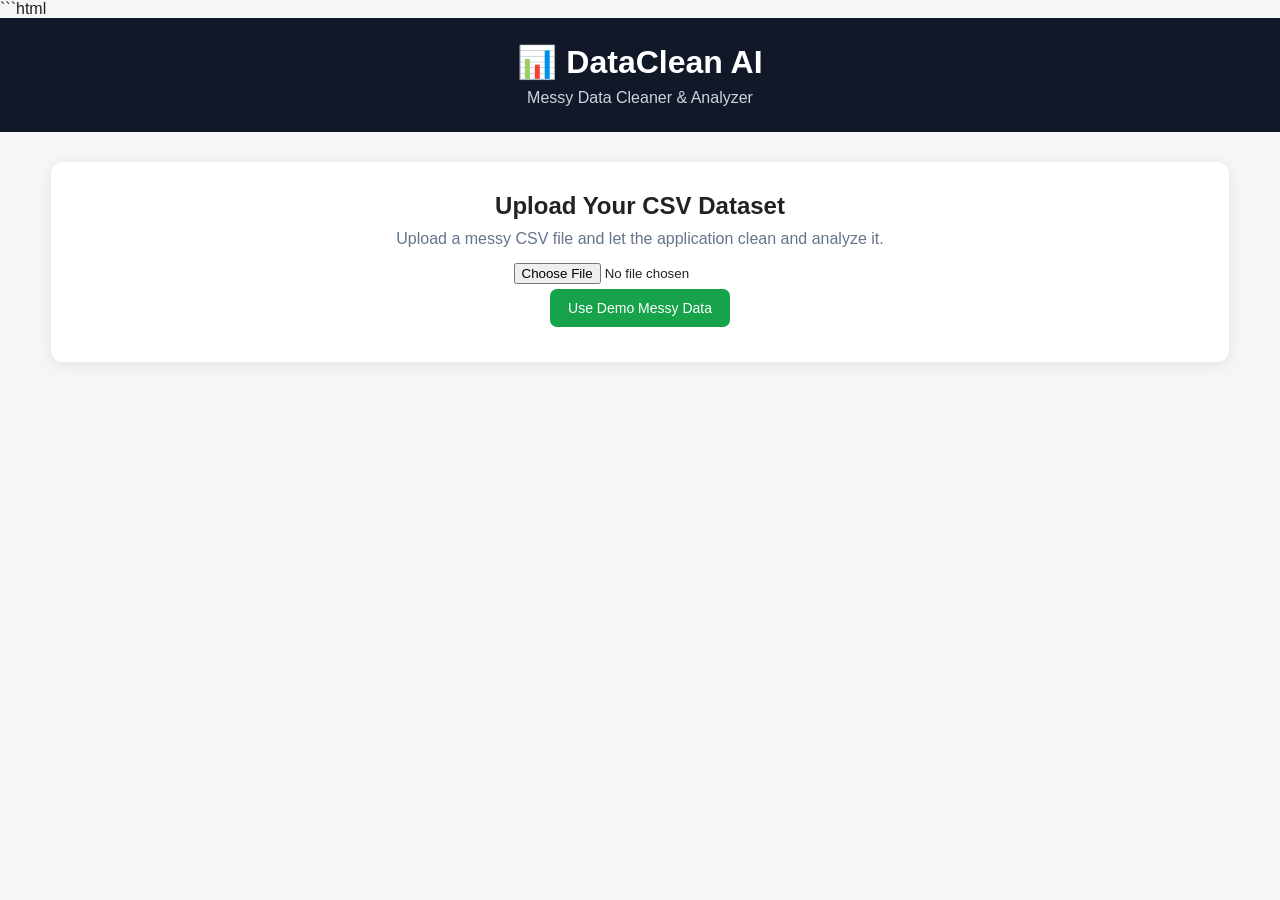
<file: 06-projects/data.html>
```html
<!DOCTYPE html>
<html lang="en">
<head>
    <meta charset="UTF-8">
    <meta name="viewport" content="width=device-width, initial-scale=1.0">
    <title>DataClean AI - Data Analyzer</title>

    <style>
        * {
            box-sizing: border-box;
            margin: 0;
            padding: 0;
            font-family: Arial, sans-serif;
        }

        body {
            background: #f4f6f8;
            color: #222;
        }

        header {
            background: #111827;
            color: white;
            padding: 25px;
            text-align: center;
        }

        header h1 {
            margin-bottom: 8px;
        }

        header p {
            color: #cbd5e1;
        }

        .container {
            width: 92%;
            max-width: 1400px;
            margin: 30px auto;
        }

        .upload-box {
            background: white;
            padding: 30px;
            border-radius: 12px;
            text-align: center;
            box-shadow: 0 3px 15px rgba(0,0,0,0.08);
            margin-bottom: 25px;
        }

        .upload-box input {
            margin-top: 15px;
        }

        button {
            background: #2563eb;
            color: white;
            border: none;
            padding: 11px 18px;
            border-radius: 7px;
            cursor: pointer;
            margin: 5px;
            font-size: 14px;
        }

        button:hover {
            opacity: 0.9;
        }

        .demo-btn {
            background: #16a34a;
        }

        .download-btn {
            background: #7c3aed;
        }

        .dashboard {
            display: grid;
            grid-template-columns: repeat(4, 1fr);
            gap: 15px;
            margin-bottom: 25px;
        }

        .card {
            background: white;
            padding: 20px;
            border-radius: 10px;
            box-shadow: 0 3px 15px rgba(0,0,0,0.07);
        }

        .card h3 {
            font-size: 14px;
            color: #64748b;
            margin-bottom: 10px;
        }

        .card .value {
            font-size: 28px;
            font-weight: bold;
        }

        .section {
            background: white;
            padding: 25px;
            border-radius: 12px;
            margin-bottom: 25px;
            box-shadow: 0 3px 15px rgba(0,0,0,0.07);
            overflow-x: auto;
        }

        .section h2 {
            margin-bottom: 18px;
        }

        table {
            width: 100%;
            border-collapse: collapse;
            min-width: 700px;
        }

        th,
        td {
            border: 1px solid #e5e7eb;
            padding: 10px;
            text-align: left;
        }

        th {
            background: #f1f5f9;
        }

        tr:nth-child(even) {
            background: #f8fafc;
        }

        .charts {
            display: grid;
            grid-template-columns: 1fr 1fr;
            gap: 20px;
        }

        canvas {
            max-width: 100%;
        }

        .issues {
            display: grid;
            gap: 10px;
        }

        .issue {
            background: #fff7ed;
            border-left: 5px solid #f97316;
            padding: 12px;
            border-radius: 5px;
        }

        .success {
            background: #ecfdf5;
            border-left: 5px solid #22c55e;
            padding: 12px;
            border-radius: 5px;
        }

        .hidden {
            display: none;
        }

        .controls {
            text-align: right;
            margin-bottom: 15px;
        }

        @media (max-width: 900px) {
            .dashboard {
                grid-template-columns: repeat(2, 1fr);
            }

            .charts {
                grid-template-columns: 1fr;
            }
        }

        @media (max-width: 500px) {
            .dashboard {
                grid-template-columns: 1fr;
            }
        }
    </style>
</head>

<body>

<header>
    <h1>📊 DataClean AI</h1>
    <p>Messy Data Cleaner & Analyzer</p>
</header>

<div class="container">

    <!-- Upload -->
    <div class="upload-box">

        <h2>Upload Your CSV Dataset</h2>

        <p style="margin-top:10px;color:#64748b;">
            Upload a messy CSV file and let the application clean and analyze it.
        </p>

        <input type="file" id="fileInput" accept=".csv">

        <br>

        <button class="demo-btn" onclick="loadDemoData()">
            Use Demo Messy Data
        </button>

    </div>

    <!-- Dashboard -->
    <div id="dashboard" class="dashboard hidden">

        <div class="card">
            <h3>Total Rows</h3>
            <div class="value" id="totalRows">0</div>
        </div>

        <div class="card">
            <h3>Total Columns</h3>
            <div class="value" id="totalColumns">0</div>
        </div>

        <div class="card">
            <h3>Missing Values</h3>
            <div class="value" id="missingValues">0</div>
        </div>

        <div class="card">
            <h3>Duplicates Removed</h3>
            <div class="value" id="duplicatesRemoved">0</div>
        </div>

    </div>

    <!-- Data Quality -->
    <div id="qualitySection" class="section hidden">

        <h2>🔍 Data Quality Report</h2>

        <div id="issues" class="issues"></div>

    </div>

    <!-- Raw Data -->
    <div id="rawSection" class="section hidden">

        <h2>🗑️ Original Messy Data</h2>

        <div id="rawTable"></div>

    </div>

    <!-- Cleaned Data -->
    <div id="cleanSection" class="section hidden">

        <h2>✨ Cleaned Data</h2>

        <div class="controls">
            <button class="download-btn" onclick="downloadCSV()">
                ⬇ Download Cleaned CSV
            </button>
        </div>

        <div id="cleanTable"></div>

    </div>

    <!-- Statistics -->
    <div id="statsSection" class="section hidden">

        <h2>📈 Statistical Analysis</h2>

        <div id="statistics"></div>

    </div>

    <!-- Charts -->
    <div id="chartsSection" class="section hidden">

        <h2>📊 Visual Analysis</h2>

        <div class="charts">

            <div>
                <h3>Category Distribution</h3>
                <canvas id="categoryChart"></canvas>
            </div>

            <div>
                <h3>Numeric Average</h3>
                <canvas id="numericChart"></canvas>
            </div>

        </div>

    </div>

</div>


<script>

    let rawData = [];
    let cleanedData = [];

    /*
        ------------------------------------------------
        CSV PARSER
        ------------------------------------------------
    */

    function parseCSV(text) {

        const lines = text
            .trim()
            .split(/\r?\n/);

        if (lines.length < 2) {
            return [];
        }

        const headers = lines[0]
            .split(",")
            .map(h => h.trim());

        const data = [];

        for (let i = 1; i < lines.length; i++) {

            const values = lines[i].split(",");

            const row = {};

            headers.forEach((header, index) => {

                row[header] =
                    values[index] !== undefined
                        ? values[index].trim()
                        : "";

            });

            data.push(row);
        }

        return data;
    }


    /*
        ------------------------------------------------
        FILE UPLOAD
        ------------------------------------------------
    */

    document
        .getElementById("fileInput")
        .addEventListener("change", function(event) {

            const file = event.target.files[0];

            if (!file) return;

            const reader = new FileReader();

            reader.onload = function(e) {

                rawData = parseCSV(e.target.result);

                analyzeData();

            };

            reader.readAsText(file);

        });


    /*
        ------------------------------------------------
        DEMO DATA
        ------------------------------------------------
    */

    function loadDemoData() {

        const messyCSV = `
Name,Age,Gender,City,Salary,Department
john,25,male,bangalore,45000,IT
John,25,M,Bangalore,45000,IT
PRIYA,29,FEMALE,bangalore,55000,it
rahul,,Male,Mumbai,50000,Sales
Sneha,31,female,MUMBAI,60000,Sales
amit,35,Male,Delhi,not available,HR
Anjali,27,F,Delhi,52000,HR
rohit, ,male,delhi,48000,HR
priya,29,female,Bangalore,55000,IT
Vijay,40,Male,Chennai,70000,Finance
vijay,40,m,Chennai,70000,Finance
Kiran,unknown,Female,Bangalore,58000,IT
`;

        rawData = parseCSV(messyCSV);

        analyzeData();

    }


    /*
        ------------------------------------------------
        MAIN ANALYSIS
        ------------------------------------------------
    */

    function analyzeData() {

        if (!rawData.length) return;

        showSection("dashboard");
        showSection("qualitySection");
        showSection("rawSection");
        showSection("cleanSection");
        showSection("statsSection");
        showSection("chartsSection");

        displayTable(rawData, "rawTable");

        const headers = Object.keys(rawData[0]);

        document.getElementById("totalRows").textContent =
            rawData.length;

        document.getElementById("totalColumns").textContent =
            headers.length;


        /*
            Count missing values
        */

        let missing = 0;

        rawData.forEach(row => {

            headers.forEach(column => {

                const value = row[column];

                if (
                    value === "" ||
                    value === null ||
                    value === undefined ||
                    value.toLowerCase() === "unknown"
                ) {
                    missing++;
                }

            });

        });

        document.getElementById("missingValues").textContent =
            missing;


        /*
            Clean data
        */

        const result = cleanData(rawData);

        cleanedData = result.data;

        document.getElementById("duplicatesRemoved").textContent =
            result.duplicates;

        displayTable(cleanedData, "cleanTable");

        createQualityReport(missing, result);

        calculateStatistics();

        createCharts();

    }


    /*
        ------------------------------------------------
        CLEAN DATA
        ------------------------------------------------
    */

    function cleanData(data) {

        let duplicates = 0;

        const seen = new Set();

        const cleaned = [];

        data.forEach(originalRow => {

            const row = {};

            Object.keys(originalRow).forEach(key => {

                let value = originalRow[key];

                value = value.trim();

                /*
                    Standardize column names
                */

                const cleanKey =
                    key.trim().toLowerCase();

                /*
                    Handle missing values
                */

                if (
                    value === "" ||
                    value.toLowerCase() === "unknown" ||
                    value.toLowerCase() === "not available"
                ) {

                    value = "N/A";

                }


                /*
                    Standardize Gender
                */

                if (cleanKey === "gender") {

                    const lower =
                        value.toLowerCase();

                    if (
                        lower === "male" ||
                        lower === "m"
                    ) {
                        value = "Male";
                    }

                    else if (
                        lower === "female" ||
                        lower === "f"
                    ) {
                        value = "Female";
                    }

                }


                /*
                    Standardize City
                */

                if (cleanKey === "city") {

                    value =
                        value.charAt(0).toUpperCase() +
                        value.slice(1).toLowerCase();

                }


                /*
                    Standardize Department
                */

                if (cleanKey === "department") {

                    value =
                        value.charAt(0).toUpperCase() +
                        value.slice(1).toLowerCase();

                }


                /*
                    Clean numeric values
                */

                if (
                    cleanKey === "age" ||
                    cleanKey === "salary"
                ) {

                    if (
                        value !== "N/A" &&
                        !isNaN(value)
                    ) {

                        value = Number(value);

                    }

                }


                row[key] = value;

            });


            /*
                Duplicate detection
            */

            const rowKey =
                JSON.stringify(row).toLowerCase();

            if (seen.has(rowKey)) {

                duplicates++;

            }

            else {

                seen.add(rowKey);

                cleaned.push(row);

            }

        });


        /*
            Fill missing numeric values
            with column average
        */

        const headers =
            Object.keys(cleaned[0]);

        headers.forEach(column => {

            const numericValues =
                cleaned
                    .map(row => row[column])
                    .filter(value =>
                        value !== "N/A" &&
                        !isNaN(value)
                    )
                    .map(Number);

            if (numericValues.length > 0) {

                const average =
                    numericValues.reduce(
                        (a,b) => a + b,
                        0
                    ) / numericValues.length;

                cleaned.forEach(row => {

                    if (row[column] === "N/A") {

                        row[column] =
                            Math.round(average * 100) / 100;

                    }

                });

            }

        });


        return {
            data: cleaned,
            duplicates
        };

    }


    /*
        ------------------------------------------------
        QUALITY REPORT
        ------------------------------------------------
    */

    function createQualityReport(missing, result) {

        const issues =
            document.getElementById("issues");

        issues.innerHTML = "";

        if (missing > 0) {

            issues.innerHTML += `
                <div class="issue">
                    ⚠️ ${missing} missing/unknown values detected.
                    Missing numeric values were replaced using column averages.
                </div>
            `;

        }

        if (result.duplicates > 0) {

            issues.innerHTML += `
                <div class="issue">
                    ⚠️ ${result.duplicates} duplicate rows detected and removed.
                </div>
            `;

        }

        issues.innerHTML += `
            <div class="success">
                ✅ Text categories were standardized.
            </div>

            <div class="success">
                ✅ Numeric columns were detected and cleaned.
            </div>

            <div class="success">
                ✅ City and department names were standardized.
            </div>
        `;

    }


    /*
        ------------------------------------------------
        TABLE DISPLAY
        ------------------------------------------------
    */

    function displayTable(data, elementId) {

        if (!data.length) return;

        const container =
            document.getElementById(elementId);

        const headers =
            Object.keys(data[0]);

        let html = "<table>";

        html += "<thead><tr>";

        headers.forEach(header => {

            html += `<th>${header}</th>`;

        });

        html += "</tr></thead>";

        html += "<tbody>";

        data.forEach(row => {

            html += "<tr>";

            headers.forEach(header => {

                html += `
                    <td>${row[header]}</td>
                `;

            });

            html += "</tr>";

        });

        html += "</tbody></table>";

        container.innerHTML = html;

    }


    /*
        ------------------------------------------------
        STATISTICS
        ------------------------------------------------
    */

    function calculateStatistics() {

        const headers =
            Object.keys(cleanedData[0]);

        let html = "<table>";

        html += `
            <tr>
                <th>Column</th>
                <th>Average</th>
                <th>Minimum</th>
                <th>Maximum</th>
            </tr>
        `;

        headers.forEach(column => {

            const values =
                cleanedData
                    .map(row => row[column])
                    .filter(value =>
                        value !== "N/A" &&
                        !isNaN(value)
                    )
                    .map(Number);

            if (values.length > 0) {

                const average =
                    values.reduce(
                        (a,b) => a + b,
                        0
                    ) / values.length;

                const min =
                    Math.min(...values);

                const max =
                    Math.max(...values);

                html += `
                    <tr>
                        <td>${column}</td>
                        <td>${average.toFixed(2)}</td>
                        <td>${min}</td>
                        <td>${max}</td>
                    </tr>
                `;

            }

        });

        html += "</table>";

        document.getElementById("statistics").innerHTML =
            html;

    }


    /*
        ------------------------------------------------
        SIMPLE CHARTS
        ------------------------------------------------
    */

    function createCharts() {

        const headers =
            Object.keys(cleanedData[0]);

        /*
            Find categorical column
        */

        const categoryColumn =
            headers.find(column => {

                return cleanedData.some(row =>
                    isNaN(row[column])
                );

            });


        /*
            Find numeric column
        */

        const numericColumn =
            headers.find(column => {

                return cleanedData.some(row =>
                    !isNaN(row[column])
                );

            });


        if (categoryColumn) {

            const counts = {};

            cleanedData.forEach(row => {

                const value =
                    row[categoryColumn];

                counts[value] =
                    (counts[value] || 0) + 1;

            });

            drawBarChart(
                "categoryChart",
                Object.keys(counts),
                Object.values(counts),
                "Category Count"
            );

        }


        if (numericColumn) {

            const values =
                cleanedData
                    .map(row => Number(row[numericColumn]))
                    .filter(v => !isNaN(v));

            const average =
                values.reduce(
                    (a,b) => a + b,
                    0
                ) / values.length;

            drawBarChart(
                "numericChart",
                ["Average"],
                [average],
                `${numericColumn} Average`
            );

        }

    }


    /*
        ------------------------------------------------
        BAR CHART
        ------------------------------------------------
    */

    function drawBarChart(
        canvasId,
        labels,
        values,
        title
    ) {

        const canvas =
            document.getElementById(canvasId);

        const ctx =
            canvas.getContext("2d");

        canvas.width = 500;
        canvas.height = 300;

        ctx.clearRect(
            0,
            0,
            canvas.width,
            canvas.height
        );

        const max =
            Math.max(...values);

        const barWidth =
            350 / values.length;

        ctx.font = "13px Arial";

        values.forEach((value, index) => {

            const barHeight =
                (value / max) * 200;

            const x =
                60 + index * barWidth;

            const y =
                240 - barHeight;

            ctx.fillStyle = "#2563eb";

            ctx.fillRect(
                x,
                y,
                barWidth - 10,
                barHeight
            );

            ctx.fillStyle = "#111";

            ctx.fillText(
                labels[index],
                x,
                260
            );

            ctx.fillText(
                Math.round(value),
                x,
                y - 8
            );

        });

    }


    /*
        ------------------------------------------------
        DOWNLOAD CLEAN CSV
        ------------------------------------------------
    */

    function downloadCSV() {

        if (!cleanedData.length) return;

        const headers =
            Object.keys(cleanedData[0]);

        let csv =
            headers.join(",") + "\n";

        cleanedData.forEach(row => {

            csv +=
                headers
                    .map(header => {

                        let value =
                            row[header];

                        if (
                            typeof value === "string" &&
                            value.includes(",")
                        ) {

                            value =
                                `"${value}"`;

                        }

                        return value;

                    })
                    .join(",") + "\n";

        });


        const blob =
            new Blob(
                [csv],
                { type: "text/csv" }
            );

        const url =
            URL.createObjectURL(blob);

        const link =
            document.createElement("a");

        link.href = url;

        link.download =
            "cleaned_data.csv";

        link.click();

        URL.revokeObjectURL(url);

    }


    /*
        ------------------------------------------------
        SHOW SECTIONS
        ------------------------------------------------
    */

    function showSection(id) {

        document
            .getElementById(id)
            .classList.remove("hidden");

    }

</script>

</body>
</html>
</file>
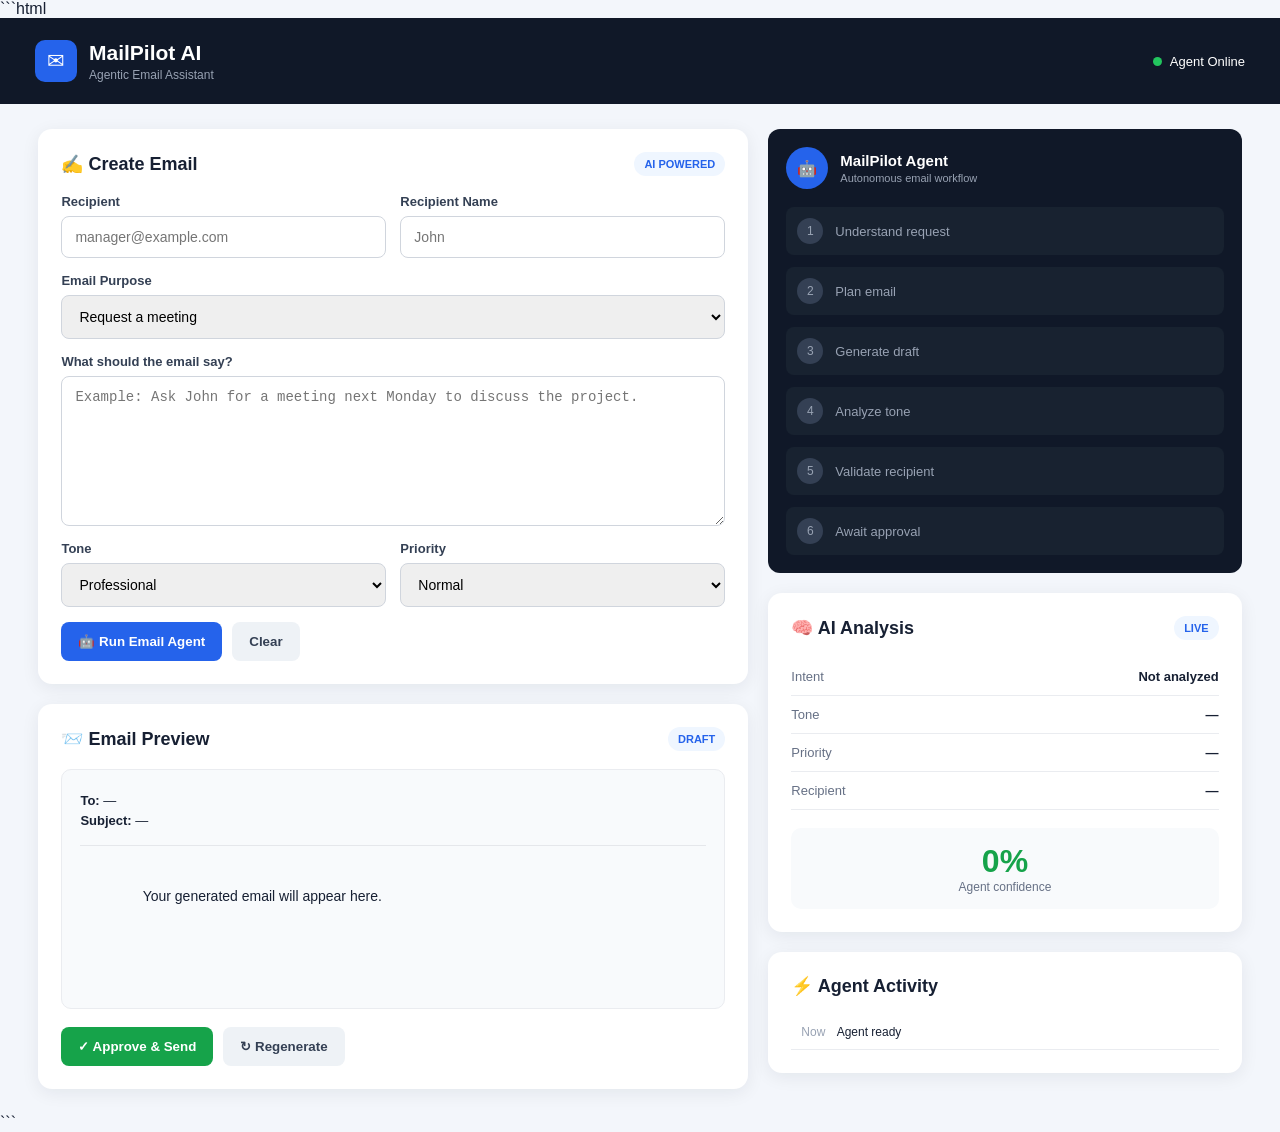
<file: 06-projects/email.html>
```html
<!DOCTYPE html>
<html lang="en">
<head>
<meta charset="UTF-8">
<meta name="viewport" content="width=device-width, initial-scale=1.0">

<title>Agentic AI Email Agent</title>

<style>
* {
    box-sizing: border-box;
    margin: 0;
    padding: 0;
}

body {
    font-family: Inter, Arial, sans-serif;
    background: #f3f6fb;
    color: #172033;
}

/* ================= HEADER ================= */

header {
    background: #101828;
    color: white;
    padding: 22px 35px;
    display: flex;
    justify-content: space-between;
    align-items: center;
}

.logo {
    display: flex;
    align-items: center;
    gap: 12px;
}

.logo-icon {
    width: 42px;
    height: 42px;
    border-radius: 10px;
    background: #2563eb;
    display: flex;
    align-items: center;
    justify-content: center;
    font-size: 21px;
}

.logo h1 {
    font-size: 21px;
}

.logo p {
    font-size: 12px;
    color: #98a2b3;
    margin-top: 3px;
}

.status {
    display: flex;
    align-items: center;
    gap: 8px;
    font-size: 13px;
}

.status-dot {
    width: 9px;
    height: 9px;
    border-radius: 50%;
    background: #22c55e;
}

/* ================= LAYOUT ================= */

.container {
    width: 94%;
    max-width: 1450px;
    margin: 25px auto;
}

.grid {
    display: grid;
    grid-template-columns: 1.2fr .8fr;
    gap: 20px;
}

/* ================= CARD ================= */

.card {
    background: white;
    border-radius: 14px;
    padding: 23px;
    box-shadow: 0 4px 18px rgba(16,24,40,.07);
}

.card-title {
    display: flex;
    justify-content: space-between;
    align-items: center;
    margin-bottom: 18px;
}

.card-title h2 {
    font-size: 18px;
}

.badge {
    background: #eff6ff;
    color: #2563eb;
    padding: 6px 10px;
    border-radius: 20px;
    font-size: 11px;
    font-weight: bold;
}

/* ================= FORM ================= */

label {
    display: block;
    margin-bottom: 7px;
    font-size: 13px;
    font-weight: bold;
    color: #344054;
}

input,
textarea,
select {
    width: 100%;
    padding: 12px 13px;
    border: 1px solid #d0d5dd;
    border-radius: 8px;
    outline: none;
    font-size: 14px;
    margin-bottom: 15px;
}

input:focus,
textarea:focus,
select:focus {
    border-color: #2563eb;
}

textarea {
    min-height: 150px;
    resize: vertical;
}

.row {
    display: grid;
    grid-template-columns: 1fr 1fr;
    gap: 14px;
}

/* ================= BUTTONS ================= */

.buttons {
    display: flex;
    gap: 10px;
    flex-wrap: wrap;
}

button {
    border: none;
    padding: 12px 17px;
    border-radius: 8px;
    cursor: pointer;
    font-weight: bold;
}

.primary {
    background: #2563eb;
    color: white;
}

.primary:hover {
    background: #1d4ed8;
}

.secondary {
    background: #eef2f6;
    color: #344054;
}

.success {
    background: #16a34a;
    color: white;
}

.danger {
    background: #fee2e2;
    color: #b91c1c;
}

/* ================= AGENT ================= */

.agent-box {
    background: #101828;
    color: white;
    border-radius: 12px;
    padding: 18px;
}

.agent-header {
    display: flex;
    align-items: center;
    gap: 12px;
    margin-bottom: 18px;
}

.agent-avatar {
    width: 42px;
    height: 42px;
    border-radius: 50%;
    background: #2563eb;
    display: flex;
    align-items: center;
    justify-content: center;
}

.agent-header h3 {
    font-size: 15px;
}

.agent-header p {
    font-size: 11px;
    color: #98a2b3;
    margin-top: 3px;
}

/* ================= STEPS ================= */

.steps {
    display: flex;
    flex-direction: column;
    gap: 12px;
}

.step {
    display: flex;
    align-items: center;
    gap: 12px;
    padding: 11px;
    background: #182230;
    border-radius: 8px;
    color: #98a2b3;
    font-size: 13px;
}

.step-icon {
    width: 26px;
    height: 26px;
    border-radius: 50%;
    background: #344054;
    display: flex;
    align-items: center;
    justify-content: center;
    font-size: 12px;
}

.step.active {
    color: white;
}

.step.active .step-icon {
    background: #2563eb;
}

.step.complete {
    color: #86efac;
}

.step.complete .step-icon {
    background: #16a34a;
}

/* ================= ANALYSIS ================= */

.analysis {
    margin-top: 20px;
}

.analysis-item {
    display: flex;
    justify-content: space-between;
    padding: 11px 0;
    border-bottom: 1px solid #eaecf0;
    font-size: 13px;
}

.analysis-item span:first-child {
    color: #667085;
}

/* ================= SCORE ================= */

.score {
    margin-top: 18px;
    text-align: center;
    padding: 15px;
    background: #f8fafc;
    border-radius: 10px;
}

.score-number {
    font-size: 32px;
    font-weight: bold;
    color: #16a34a;
}

.score p {
    color: #667085;
    font-size: 12px;
}

/* ================= PREVIEW ================= */

.preview {
    background: #f8fafc;
    border: 1px solid #eaecf0;
    border-radius: 10px;
    padding: 18px;
    min-height: 240px;
}

.preview-header {
    border-bottom: 1px solid #e5e7eb;
    padding-bottom: 12px;
    margin-bottom: 15px;
}

.preview-header div {
    font-size: 13px;
    margin: 5px 0;
}

.preview-body {
    white-space: pre-wrap;
    font-size: 14px;
    line-height: 1.7;
}

/* ================= ACTIVITY ================= */

.activity {
    margin-top: 20px;
}

.log {
    max-height: 220px;
    overflow-y: auto;
}

.log-item {
    padding: 10px;
    border-bottom: 1px solid #eaecf0;
    font-size: 12px;
}

.log-time {
    color: #98a2b3;
    margin-right: 8px;
}

/* ================= TOAST ================= */

.toast {
    position: fixed;
    right: 25px;
    bottom: 25px;
    background: #101828;
    color: white;
    padding: 14px 18px;
    border-radius: 9px;
    display: none;
    box-shadow: 0 5px 20px rgba(0,0,0,.2);
}

/* ================= RESPONSIVE ================= */

@media(max-width:900px) {
    .grid {
        grid-template-columns: 1fr;
    }
}

@media(max-width:600px) {
    header {
        padding: 18px;
    }

    .row {
        grid-template-columns: 1fr;
    }

    .container {
        width: 92%;
    }
}
</style>
</head>

<body>

<header>

    <div class="logo">

        <div class="logo-icon">
            ✉
        </div>

        <div>
            <h1>MailPilot AI</h1>
            <p>Agentic Email Assistant</p>
        </div>

    </div>

    <div class="status">
        <span class="status-dot"></span>
        Agent Online
    </div>

</header>


<div class="container">

<div class="grid">

<!-- =================================================
     LEFT SIDE
================================================= -->

<div>

    <div class="card">

        <div class="card-title">

            <h2>✍️ Create Email</h2>

            <span class="badge">
                AI POWERED
            </span>

        </div>


        <div class="row">

            <div>

                <label>Recipient</label>

                <input
                    id="recipient"
                    type="email"
                    placeholder="manager@example.com"
                >

            </div>

            <div>

                <label>Recipient Name</label>

                <input
                    id="recipientName"
                    placeholder="John"
                >

            </div>

        </div>


        <label>Email Purpose</label>

        <select id="purpose">

            <option value="meeting">
                Request a meeting
            </option>

            <option value="followup">
                Follow up
            </option>

            <option value="leave">
                Request leave
            </option>

            <option value="job">
                Job application
            </option>

            <option value="thankyou">
                Thank you
            </option>

            <option value="custom">
                Custom request
            </option>

        </select>


        <label>What should the email say?</label>

        <textarea
            id="instruction"
            placeholder="Example: Ask John for a meeting next Monday to discuss the project."
        ></textarea>


        <div class="row">

            <div>

                <label>Tone</label>

                <select id="tone">

                    <option>Professional</option>
                    <option>Friendly</option>
                    <option>Formal</option>
                    <option>Short & Direct</option>

                </select>

            </div>

            <div>

                <label>Priority</label>

                <select id="priority">

                    <option>Normal</option>
                    <option>High</option>
                    <option>Urgent</option>

                </select>

            </div>

        </div>


        <div class="buttons">

            <button
                class="primary"
                onclick="runAgent()"
            >
                🤖 Run Email Agent
            </button>

            <button
                class="secondary"
                onclick="clearAll()"
            >
                Clear
            </button>

        </div>

    </div>


    <!-- EMAIL PREVIEW -->

    <div class="card" style="margin-top:20px;">

        <div class="card-title">

            <h2>📨 Email Preview</h2>

            <span
                class="badge"
                id="previewStatus"
            >
                DRAFT
            </span>

        </div>


        <div class="preview">

            <div class="preview-header">

                <div>
                    <b>To:</b>
                    <span id="previewTo">—</span>
                </div>

                <div>
                    <b>Subject:</b>
                    <span id="previewSubject">—</span>
                </div>

            </div>


            <div
                class="preview-body"
                id="previewBody"
            >
                Your generated email will appear here.
            </div>

        </div>


        <br>


        <div class="buttons">

            <button
                class="success"
                onclick="sendEmail()"
            >
                ✓ Approve & Send
            </button>

            <button
                class="secondary"
                onclick="regenerate()"
            >
                ↻ Regenerate
            </button>

        </div>

    </div>

</div>


<!-- =================================================
     RIGHT SIDE
================================================= -->

<div>

    <!-- AGENT -->

    <div class="agent-box">

        <div class="agent-header">

            <div class="agent-avatar">
                🤖
            </div>

            <div>

                <h3>MailPilot Agent</h3>

                <p>
                    Autonomous email workflow
                </p>

            </div>

        </div>


        <div class="steps">

            <div
                class="step"
                id="step1"
            >
                <div class="step-icon">1</div>
                Understand request
            </div>

            <div
                class="step"
                id="step2"
            >
                <div class="step-icon">2</div>
                Plan email
            </div>

            <div
                class="step"
                id="step3"
            >
                <div class="step-icon">3</div>
                Generate draft
            </div>

            <div
                class="step"
                id="step4"
            >
                <div class="step-icon">4</div>
                Analyze tone
            </div>

            <div
                class="step"
                id="step5"
            >
                <div class="step-icon">5</div>
                Validate recipient
            </div>

            <div
                class="step"
                id="step6"
            >
                <div class="step-icon">6</div>
                Await approval
            </div>

        </div>

    </div>


    <!-- ANALYSIS -->

    <div class="card analysis">

        <div class="card-title">

            <h2>🧠 AI Analysis</h2>

            <span class="badge">
                LIVE
            </span>

        </div>


        <div class="analysis-item">

            <span>Intent</span>

            <b id="analysisIntent">
                Not analyzed
            </b>

        </div>


        <div class="analysis-item">

            <span>Tone</span>

            <b id="analysisTone">
                —
            </b>

        </div>


        <div class="analysis-item">

            <span>Priority</span>

            <b id="analysisPriority">
                —
            </b>

        </div>


        <div class="analysis-item">

            <span>Recipient</span>

            <b id="analysisRecipient">
                —
            </b>

        </div>


        <div class="score">

            <div
                class="score-number"
                id="score"
            >
                0%
            </div>

            <p>
                Agent confidence
            </p>

        </div>

    </div>


    <!-- ACTIVITY -->

    <div class="card activity">

        <div class="card-title">

            <h2>⚡ Agent Activity</h2>

        </div>

        <div
            class="log"
            id="activityLog"
        >

            <div class="log-item">
                <span class="log-time">
                    Now
                </span>
                Agent ready
            </div>

        </div>

    </div>

</div>

</div>

</div>


<div
    class="toast"
    id="toast"
>
    Email sent successfully!
</div>


<script>

/* =================================================
   GLOBAL STATE
================================================= */

let generatedEmail = {
    subject: "",
    body: ""
};

let agentRunning = false;


/* =================================================
   LOG
================================================= */

function log(message) {

    const logBox =
        document.getElementById("activityLog");

    const item =
        document.createElement("div");

    item.className = "log-item";

    const time =
        new Date().toLocaleTimeString();

    item.innerHTML = `
        <span class="log-time">
            ${time}
        </span>
        ${message}
    `;

    logBox.prepend(item);
}


/* =================================================
   STEP HANDLER
================================================= */

function setStep(number, state) {

    const step =
        document.getElementById(
            "step" + number
        );

    step.classList.remove(
        "active",
        "complete"
    );

    if (state === "active") {

        step.classList.add("active");

    }

    if (state === "complete") {

        step.classList.add("complete");

        step.querySelector(
            ".step-icon"
        ).textContent = "✓";

    }

}


/* =================================================
   GET INTENT
================================================= */

function getIntent() {

    const purpose =
        document.getElementById("purpose")
        .value;

    const map = {

        meeting: "Meeting request",

        followup: "Follow-up",

        leave: "Leave request",

        job: "Job application",

        thankyou: "Thank-you message",

        custom: "Custom request"

    };

    return map[purpose];

}


/* =================================================
   GENERATE EMAIL
================================================= */

function generateEmail() {

    const name =
        document.getElementById(
            "recipientName"
        ).value.trim()
        || "there";

    const instruction =
        document.getElementById(
            "instruction"
        ).value.trim();

    const tone =
        document.getElementById("tone")
        .value;

    const purpose =
        document.getElementById("purpose")
        .value;


    let subject = "";
    let body = "";


    /* SUBJECT */

    if (purpose === "meeting") {

        subject =
            "Request for a Meeting";

    }

    else if (purpose === "followup") {

        subject =
            "Following Up";

    }

    else if (purpose === "leave") {

        subject =
            "Leave Request";

    }

    else if (purpose === "job") {

        subject =
            "Job Application";

    }

    else if (purpose === "thankyou") {

        subject =
            "Thank You";

    }

    else {

        subject =
            "Regarding Your Request";

    }


    /* BODY */

    if (purpose === "meeting") {

        body =
`Dear ${name},

I hope you are doing well.

I would like to request a meeting to discuss the matter mentioned below.

${instruction || "I would appreciate the opportunity to discuss this with you."}

Please let me know a convenient time for you.

Best regards,
Your Name`;

    }


    else if (purpose === "followup") {

        body =
`Dear ${name},

I hope you are doing well.

I am writing to follow up regarding the matter below:

${instruction || "I wanted to check if there are any updates."}

Please let me know when you have an update.

Best regards,
Your Name`;

    }


    else if (purpose === "leave") {

        body =
`Dear ${name},

I would like to request leave.

${instruction || "Please let me know if you need any additional information from me."}

I would appreciate your approval.

Best regards,
Your Name`;

    }


    else if (purpose === "job") {

        body =
`Dear ${name},

I am writing to express my interest in the opportunity.

${instruction || "I would be grateful for the opportunity to discuss my qualifications and how I could contribute to your organization."}

Thank you for your time and consideration.

Best regards,
Your Name`;

    }


    else if (purpose === "thankyou") {

        body =
`Dear ${name},

Thank you for your time and support.

${instruction || "I sincerely appreciate your help and assistance."}

Best regards,
Your Name`;

    }


    else {

        body =
`Dear ${name},

I hope you are doing well.

${instruction || "I am writing regarding the matter we discussed."}

Please let me know if you have any questions.

Best regards,
Your Name`;

    }


    /* TONE ADJUSTMENT */

    if (tone === "Friendly") {

        body =
            body.replace(
                "Dear",
                "Hi"
            );

    }

    if (tone === "Short & Direct") {

        body =
`Hi ${name},

${instruction || "I wanted to follow up regarding this matter."}

Please let me know.

Thanks,
Your Name`;

    }


    generatedEmail.subject =
        subject;

    generatedEmail.body =
        body;


    document.getElementById(
        "previewTo"
    ).textContent =
        document.getElementById(
            "recipient"
        ).value || "Not provided";


    document.getElementById(
        "previewSubject"
    ).textContent =
        subject;


    document.getElementById(
        "previewBody"
    ).textContent =
        body;

}


/* =================================================
   RUN AGENT
================================================= */

async function runAgent() {

    const recipient =
        document.getElementById(
            "recipient"
        ).value.trim();


    if (!recipient) {

        alert(
            "Please enter a recipient email."
        );

        return;

    }


    agentRunning = true;


    /* RESET STEPS */

    for (let i = 1; i <= 6; i++) {

        const step =
            document.getElementById(
                "step" + i
            );

        step.classList.remove(
            "active",
            "complete"
        );

    }


    /* STEP 1 */

    setStep(1,"active");

    log("Agent is understanding the request...");

    await wait(600);

    setStep(1,"complete");


    /* STEP 2 */

    setStep(2,"active");

    log("Agent is planning the email...");

    await wait(600);

    setStep(2,"complete");


    /* STEP 3 */

    setStep(3,"active");

    log("AI is generating the email draft...");

    await wait(700);

    generateEmail();

    setStep(3,"complete");


    /* STEP 4 */

    setStep(4,"active");

    log("Analyzing tone and writing quality...");

    await wait(600);

    setStep(4,"complete");


    /* STEP 5 */

    setStep(5,"active");

    log("Validating recipient address...");

    await wait(600);

    const valid =
        /^[^\s@]+@[^\s@]+\.[^\s@]+$/
        .test(recipient);


    if (!valid) {

        alert(
            "The email address appears invalid."
        );

        setStep(5,"active");

        return;

    }


    setStep(5,"complete");


    /* ANALYSIS */

    document.getElementById(
        "analysisIntent"
    ).textContent =
        getIntent();


    document.getElementById(
        "analysisTone"
    ).textContent =
        document.getElementById(
            "tone"
        ).value;


    document.getElementById(
        "analysisPriority"
    ).textContent =
        document.getElementById(
            "priority"
        ).value;


    document.getElementById(
        "analysisRecipient"
    ).textContent =
        "Valid";


    document.getElementById(
        "score"
    ).textContent =
        "96%";


    /* APPROVAL */

    setStep(6,"active");

    log(
        "Draft ready. Waiting for human approval."
    );


    document.getElementById(
        "previewStatus"
    ).textContent =
        "AWAITING APPROVAL";


    agentRunning = false;

}


/* =================================================
   SEND EMAIL
================================================= */

function sendEmail() {

    if (
        !generatedEmail.body
    ) {

        alert(
            "Run the email agent first."
        );

        return;

    }


    const recipient =
        document.getElementById(
            "recipient"
        ).value;


    /*
       FRONTEND DEMO ONLY

       In a real application, this function
       would call your backend:

       fetch("/api/send-email", {
           method: "POST",
           body: JSON.stringify(...)
       });

       The backend would then use an
       email provider/API.
    */


    log(
        "Human approval received."
    );

    log(
        "Email sent to " +
        recipient
    );


    setStep(6,"complete");


    document.getElementById(
        "previewStatus"
    ).textContent =
        "SENT";


    showToast(
        "✓ Email sent successfully!"
    );

}


/* =================================================
   REGENERATE
================================================= */

function regenerate() {

    if (!document.getElementById(
        "recipient"
    ).value) {

        alert(
            "Enter a recipient first."
        );

        return;

    }


    log(
        "Agent is regenerating the draft..."
    );


    generateEmail();


    document.getElementById(
        "previewStatus"
    ).textContent =
        "NEW DRAFT";


    document.getElementById(
        "score"
    ).textContent =
        "98%";

}


/* =================================================
   CLEAR
================================================= */

function clearAll() {

    document.getElementById(
        "recipient"
    ).value = "";

    document.getElementById(
        "recipientName"
    ).value = "";

    document.getElementById(
        "instruction"
    ).value = "";


    generatedEmail = {
        subject:"",
        body:""
    };


    document.getElementById(
        "previewTo"
    ).textContent = "—";


    document.getElementById(
        "previewSubject"
    ).textContent = "—";


    document.getElementById(
        "previewBody"
    ).textContent =
        "Your generated email will appear here.";


    document.getElementById(
        "previewStatus"
    ).textContent =
        "DRAFT";


    document.getElementById(
        "score"
    ).textContent =
        "0%";


    log(
        "Workspace cleared."
    );

}


/* =================================================
   TOAST
================================================= */

function showToast(message) {

    const toast =
        document.getElementById(
            "toast"
        );

    toast.textContent =
        message;

    toast.style.display =
        "block";


    setTimeout(() => {

        toast.style.display =
            "none";

    },3000);

}


/* =================================================
   WAIT
================================================= */

function wait(ms) {

    return new Promise(
        resolve =>
            setTimeout(
                resolve,
                ms
            )
    );

}

</script>

</body>
</html>
```
</file>
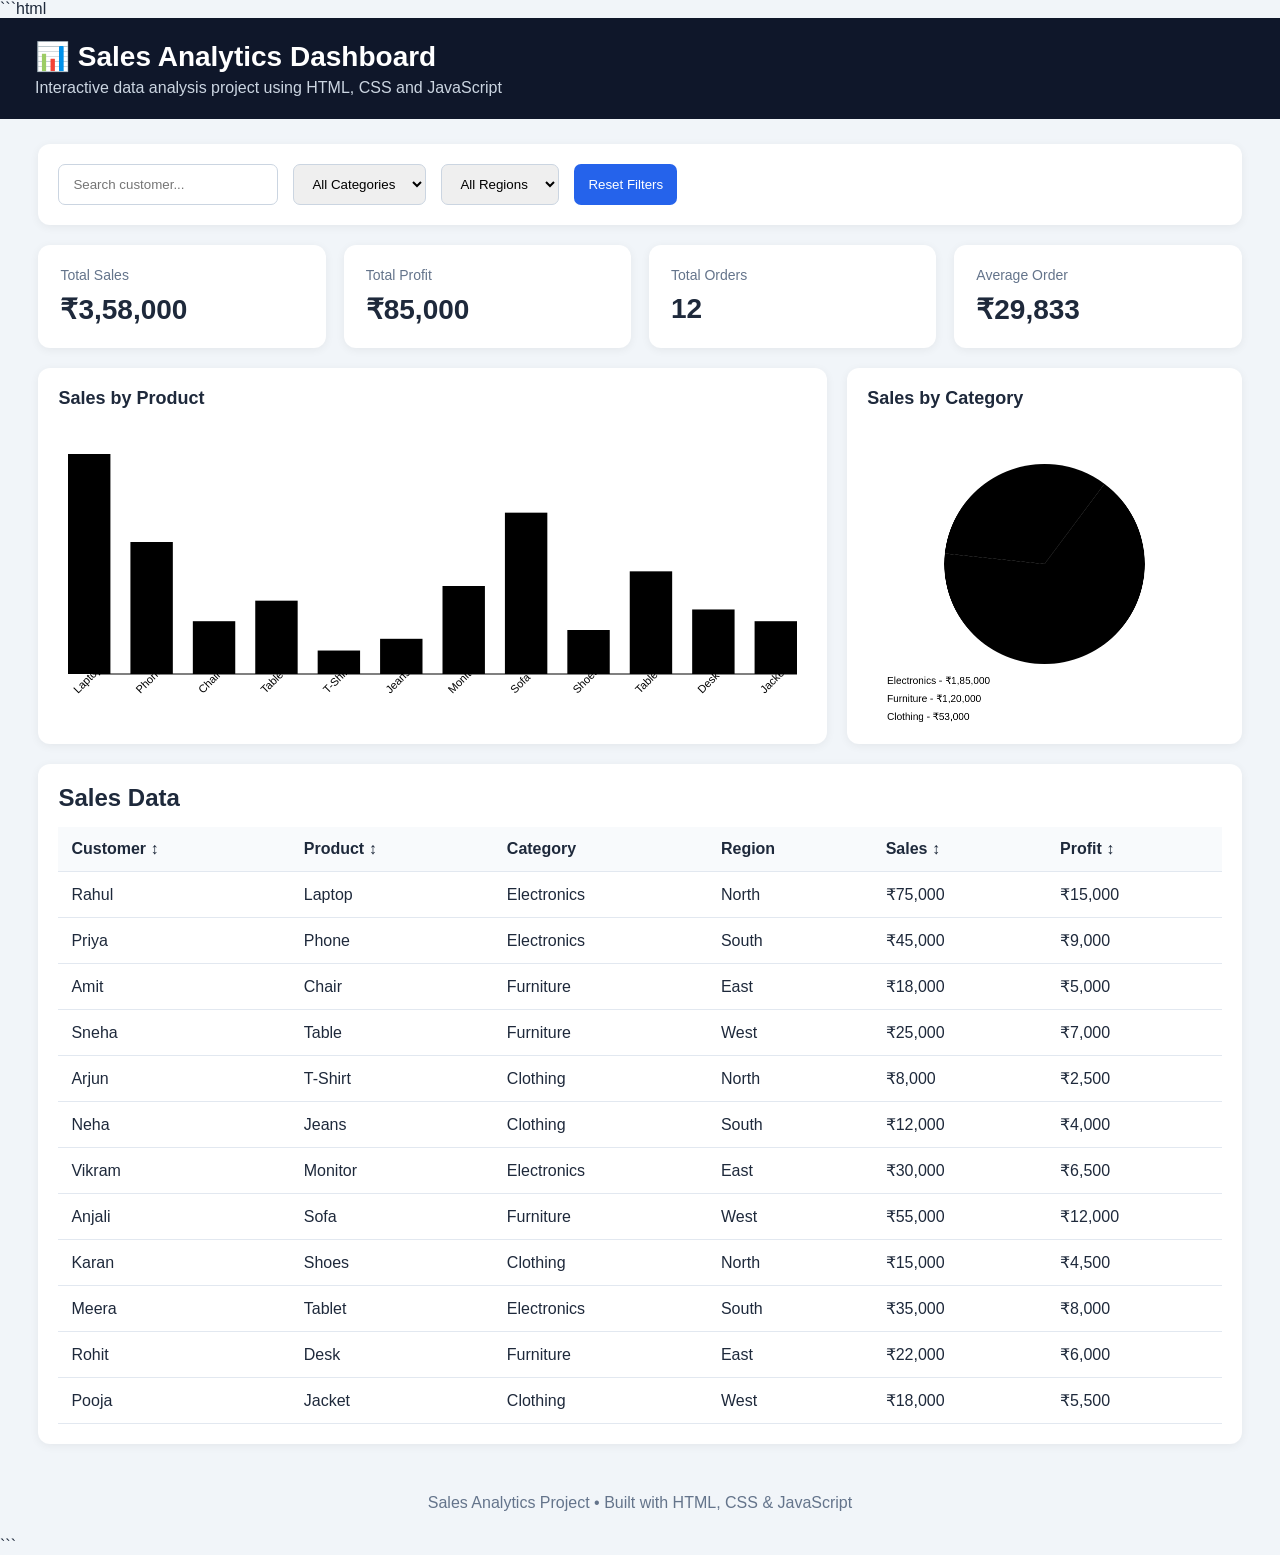
<file: 06-projects/kpi.html>
```html
<!DOCTYPE html>
<html lang="en">
<head>
<meta charset="UTF-8">
<meta name="viewport" content="width=device-width, initial-scale=1.0">

<title>Sales Data Analytics</title>

<style>
* {
    margin: 0;
    padding: 0;
    box-sizing: border-box;
    font-family: Arial, sans-serif;
}

body {
    background: #f1f5f9;
    color: #1e293b;
}

/* HEADER */
.header {
    background: #0f172a;
    color: white;
    padding: 22px 35px;
}

.header h1 {
    font-size: 28px;
}

.header p {
    margin-top: 6px;
    color: #cbd5e1;
}

/* LAYOUT */
.container {
    width: 94%;
    max-width: 1400px;
    margin: 25px auto;
}

/* FILTERS */
.filters {
    background: white;
    padding: 20px;
    border-radius: 12px;
    display: flex;
    gap: 15px;
    flex-wrap: wrap;
    margin-bottom: 20px;
    box-shadow: 0 2px 10px rgba(0,0,0,0.06);
}

.filters input,
.filters select,
.filters button {
    padding: 11px 14px;
    border: 1px solid #cbd5e1;
    border-radius: 7px;
}

.filters input {
    min-width: 220px;
}

.filters button {
    background: #2563eb;
    color: white;
    border: none;
    cursor: pointer;
}

.filters button:hover {
    background: #1d4ed8;
}

/* KPI CARDS */
.kpis {
    display: grid;
    grid-template-columns: repeat(4, 1fr);
    gap: 18px;
    margin-bottom: 20px;
}

.kpi {
    background: white;
    padding: 22px;
    border-radius: 12px;
    box-shadow: 0 2px 10px rgba(0,0,0,0.06);
}

.kpi span {
    color: #64748b;
    font-size: 14px;
}

.kpi h2 {
    margin-top: 10px;
    font-size: 28px;
}

/* CHARTS */
.charts {
    display: grid;
    grid-template-columns: 2fr 1fr;
    gap: 20px;
    margin-bottom: 20px;
}

.chart-card {
    background: white;
    border-radius: 12px;
    padding: 20px;
    box-shadow: 0 2px 10px rgba(0,0,0,0.06);
}

.chart-card h2 {
    margin-bottom: 15px;
    font-size: 18px;
}

canvas {
    width: 100%;
    height: 300px;
}

/* TABLE */
.table-card {
    background: white;
    padding: 20px;
    border-radius: 12px;
    box-shadow: 0 2px 10px rgba(0,0,0,0.06);
}

.table-card h2 {
    margin-bottom: 15px;
}

.table-container {
    overflow-x: auto;
}

table {
    width: 100%;
    border-collapse: collapse;
}

th,
td {
    padding: 13px;
    border-bottom: 1px solid #e2e8f0;
    text-align: left;
}

th {
    background: #f8fafc;
    cursor: pointer;
}

tr:hover {
    background: #f8fafc;
}

/* FOOTER */
.footer {
    text-align: center;
    padding: 25px;
    color: #64748b;
}

/* RESPONSIVE */
@media(max-width: 1000px) {
    .kpis {
        grid-template-columns: repeat(2, 1fr);
    }

    .charts {
        grid-template-columns: 1fr;
    }
}

@media(max-width: 600px) {
    .kpis {
        grid-template-columns: 1fr;
    }

    .container {
        width: 92%;
    }
}
</style>
</head>

<body>

<div class="header">
    <h1>📊 Sales Analytics Dashboard</h1>
    <p>Interactive data analysis project using HTML, CSS and JavaScript</p>
</div>

<div class="container">

    <!-- FILTERS -->
    <div class="filters">

        <input
            type="text"
            id="search"
            placeholder="Search customer..."
            oninput="updateDashboard()"
        >

        <select id="category" onchange="updateDashboard()">
            <option value="All">All Categories</option>
            <option value="Electronics">Electronics</option>
            <option value="Furniture">Furniture</option>
            <option value="Clothing">Clothing</option>
        </select>

        <select id="region" onchange="updateDashboard()">
            <option value="All">All Regions</option>
            <option value="North">North</option>
            <option value="South">South</option>
            <option value="East">East</option>
            <option value="West">West</option>
        </select>

        <button onclick="resetFilters()">
            Reset Filters
        </button>

    </div>

    <!-- KPI -->
    <div class="kpis">

        <div class="kpi">
            <span>Total Sales</span>
            <h2 id="sales">₹0</h2>
        </div>

        <div class="kpi">
            <span>Total Profit</span>
            <h2 id="profit">₹0</h2>
        </div>

        <div class="kpi">
            <span>Total Orders</span>
            <h2 id="orders">0</h2>
        </div>

        <div class="kpi">
            <span>Average Order</span>
            <h2 id="average">₹0</h2>
        </div>

    </div>

    <!-- CHARTS -->
    <div class="charts">

        <div class="chart-card">
            <h2>Sales by Product</h2>
            <canvas id="barChart"></canvas>
        </div>

        <div class="chart-card">
            <h2>Sales by Category</h2>
            <canvas id="pieChart"></canvas>
        </div>

    </div>

    <!-- TABLE -->
    <div class="table-card">

        <h2>Sales Data</h2>

        <div class="table-container">

            <table>

                <thead>
                    <tr>
                        <th onclick="sortData('customer')">
                            Customer ↕
                        </th>

                        <th onclick="sortData('product')">
                            Product ↕
                        </th>

                        <th>Category</th>

                        <th>Region</th>

                        <th onclick="sortData('sales')">
                            Sales ↕
                        </th>

                        <th onclick="sortData('profit')">
                            Profit ↕
                        </th>
                    </tr>
                </thead>

                <tbody id="tableBody"></tbody>

            </table>

        </div>

    </div>

</div>

<div class="footer">
    Sales Analytics Project • Built with HTML, CSS & JavaScript
</div>

<script>

/* =========================
   DATASET
========================= */

const data = [

{
customer:"Rahul",
product:"Laptop",
category:"Electronics",
region:"North",
sales:75000,
profit:15000
},

{
customer:"Priya",
product:"Phone",
category:"Electronics",
region:"South",
sales:45000,
profit:9000
},

{
customer:"Amit",
product:"Chair",
category:"Furniture",
region:"East",
sales:18000,
profit:5000
},

{
customer:"Sneha",
product:"Table",
category:"Furniture",
region:"West",
sales:25000,
profit:7000
},

{
customer:"Arjun",
product:"T-Shirt",
category:"Clothing",
region:"North",
sales:8000,
profit:2500
},

{
customer:"Neha",
product:"Jeans",
category:"Clothing",
region:"South",
sales:12000,
profit:4000
},

{
customer:"Vikram",
product:"Monitor",
category:"Electronics",
region:"East",
sales:30000,
profit:6500
},

{
customer:"Anjali",
product:"Sofa",
category:"Furniture",
region:"West",
sales:55000,
profit:12000
},

{
customer:"Karan",
product:"Shoes",
category:"Clothing",
region:"North",
sales:15000,
profit:4500
},

{
customer:"Meera",
product:"Tablet",
category:"Electronics",
region:"South",
sales:35000,
profit:8000
},

{
customer:"Rohit",
product:"Desk",
category:"Furniture",
region:"East",
sales:22000,
profit:6000
},

{
customer:"Pooja",
product:"Jacket",
category:"Clothing",
region:"West",
sales:18000,
profit:5500
}

];

/* =========================
   VARIABLES
========================= */

let filteredData = [...data];

let sortColumn = "";
let sortDirection = 1;

/* =========================
   DASHBOARD UPDATE
========================= */

function updateDashboard() {

    const search =
        document.getElementById("search")
        .value
        .toLowerCase();

    const category =
        document.getElementById("category").value;

    const region =
        document.getElementById("region").value;

    filteredData = data.filter(item => {

        const matchesSearch =
            item.customer
            .toLowerCase()
            .includes(search);

        const matchesCategory =
            category === "All" ||
            item.category === category;

        const matchesRegion =
            region === "All" ||
            item.region === region;

        return (
            matchesSearch &&
            matchesCategory &&
            matchesRegion
        );
    });

    updateKPIs();

    renderTable();

    drawBarChart();

    drawPieChart();
}

/* =========================
   KPI CALCULATIONS
========================= */

function updateKPIs() {

    const totalSales =
        filteredData.reduce(
            (sum,item) => sum + item.sales,
            0
        );

    const totalProfit =
        filteredData.reduce(
            (sum,item) => sum + item.profit,
            0
        );

    const orders =
        filteredData.length;

    const average =
        orders > 0
        ? totalSales / orders
        : 0;

    document.getElementById("sales")
        .textContent =
        formatMoney(totalSales);

    document.getElementById("profit")
        .textContent =
        formatMoney(totalProfit);

    document.getElementById("orders")
        .textContent =
        orders;

    document.getElementById("average")
        .textContent =
        formatMoney(average);
}

/* =========================
   TABLE
========================= */

function renderTable() {

    const tbody =
        document.getElementById("tableBody");

    tbody.innerHTML = "";

    filteredData.forEach(item => {

        const row =
            document.createElement("tr");

        row.innerHTML = `
            <td>${item.customer}</td>
            <td>${item.product}</td>
            <td>${item.category}</td>
            <td>${item.region}</td>
            <td>${formatMoney(item.sales)}</td>
            <td>${formatMoney(item.profit)}</td>
        `;

        tbody.appendChild(row);
    });
}

/* =========================
   SORTING
========================= */

function sortData(column) {

    if (sortColumn === column) {
        sortDirection *= -1;
    } else {
        sortColumn = column;
        sortDirection = 1;
    }

    filteredData.sort((a,b) => {

        if (
            typeof a[column] === "number"
        ) {
            return (
                a[column] -
                b[column]
            ) * sortDirection;
        }

        return a[column]
            .localeCompare(b[column])
            * sortDirection;
    });

    renderTable();
}

/* =========================
   BAR CHART
========================= */

function drawBarChart() {

    const canvas =
        document.getElementById("barChart");

    const ctx =
        canvas.getContext("2d");

    canvas.width =
        canvas.clientWidth * 2;

    canvas.height = 600;

    ctx.scale(2,2);

    const width =
        canvas.clientWidth;

    const height = 300;

    ctx.clearRect(
        0,
        0,
        width,
        height
    );

    if (!filteredData.length) return;

    const max =
        Math.max(
            ...filteredData.map(
                x => x.sales
            )
        );

    const barSpace =
        width / filteredData.length;

    filteredData.forEach((item,index) => {

        const barHeight =
            (item.sales / max) * 220;

        const x =
            index * barSpace + 10;

        const y =
            250 - barHeight;

        ctx.fillRect(
            x,
            y,
            barSpace - 20,
            barHeight
        );

        ctx.save();

        ctx.translate(
            x + 10,
            270
        );

        ctx.rotate(-Math.PI / 4);

        ctx.font =
            "11px Arial";

        ctx.fillText(
            item.product,
            0,
            0
        );

        ctx.restore();

    });

    ctx.beginPath();

    ctx.moveTo(35,30);
    ctx.lineTo(35,250);
    ctx.lineTo(width-10,250);

    ctx.stroke();
}

/* =========================
   PIE CHART
========================= */

function drawPieChart() {

    const canvas =
        document.getElementById("pieChart");

    const ctx =
        canvas.getContext("2d");

    canvas.width =
        canvas.clientWidth * 2;

    canvas.height = 600;

    ctx.scale(2,2);

    const width =
        canvas.clientWidth;

    const height = 300;

    ctx.clearRect(
        0,
        0,
        width,
        height
    );

    const categories = {};

    filteredData.forEach(item => {

        if (!categories[item.category]) {
            categories[item.category] = 0;
        }

        categories[item.category] +=
            item.sales;
    });

    const values =
        Object.values(categories);

    const names =
        Object.keys(categories);

    const total =
        values.reduce(
            (a,b) => a+b,
            0
        );

    if (!total) return;

    let startAngle = 0;

    const cx = width / 2;
    const cy = 140;
    const radius = 100;

    values.forEach((value,index) => {

        const angle =
            (value / total) *
            Math.PI * 2;

        ctx.beginPath();

        ctx.moveTo(cx,cy);

        ctx.arc(
            cx,
            cy,
            radius,
            startAngle,
            startAngle + angle
        );

        ctx.closePath();

        ctx.fill();

        startAngle += angle;
    });

    /* Legend */

    names.forEach((name,index) => {

        ctx.fillText(
            name +
            " - " +
            formatMoney(
                categories[name]
            ),
            20,
            260 + index * 18
        );

    });
}

/* =========================
   RESET
========================= */

function resetFilters() {

    document.getElementById("search")
        .value = "";

    document.getElementById("category")
        .value = "All";

    document.getElementById("region")
        .value = "All";

    filteredData = [...data];

    updateDashboard();
}

/* =========================
   MONEY FORMAT
========================= */

function formatMoney(value) {

    return "₹" +
        value.toLocaleString(
            "en-IN",
            {
                maximumFractionDigits: 0
            }
        );
}

/* =========================
   START APPLICATION
========================= */

updateDashboard();

</script>

</body>
</html>
```
</file>
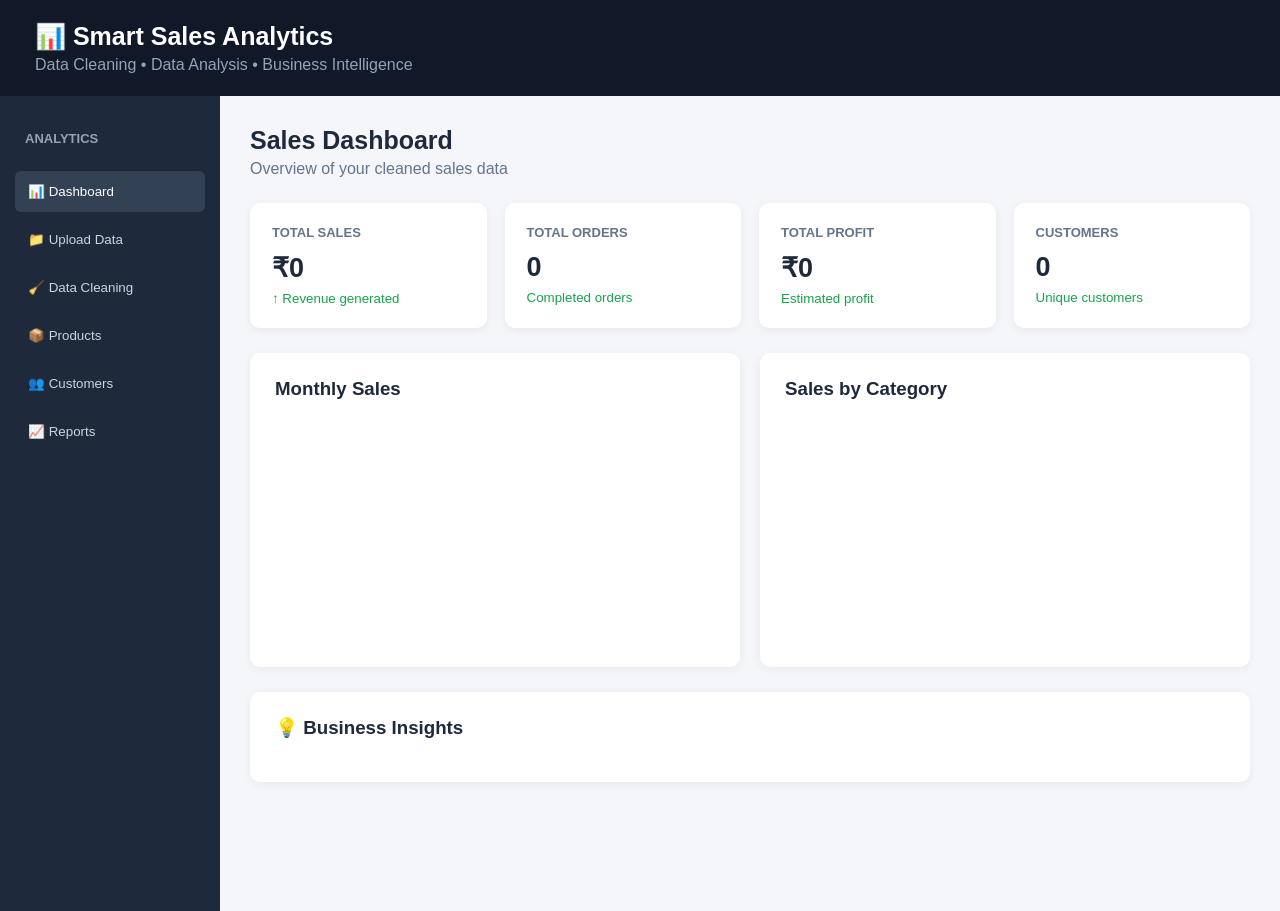
<file: 06-projects/messy.html>
<!DOCTYPE html> <html lang="en"> <head> <meta charset="UTF-8"> <meta name="viewport" content="width=device-width, initial-scale=1.0"> <title>Smart Sales Analytics</title> <style> * { margin: 0; padding: 0; box-sizing: border-box; font-family: Arial, Helvetica, sans-serif; } body { background: #f4f6f9; color: #1e293b; } /* ================= HEADER ================= */ header { background: #111827; color: white; padding: 22px 35px; } header h1 { font-size: 25px; } header p { color: #94a3b8; margin-top: 5px; } /* ================= LAYOUT ================= */ .layout { display: flex; min-height: calc(100vh - 85px); } /* ================= SIDEBAR ================= */ .sidebar { width: 220px; background: #1e293b; color: white; padding: 25px 15px; } .sidebar h3 { padding: 10px; margin-bottom: 15px; color: #94a3b8; font-size: 13px; text-transform: uppercase; } .sidebar button { width: 100%; padding: 13px; margin-bottom: 7px; border: none; background: transparent; color: #cbd5e1; text-align: left; border-radius: 6px; cursor: pointer; } .sidebar button:hover, .sidebar button.active { background: #334155; color: white; } /* ================= MAIN ================= */ .main { flex: 1; padding: 30px; overflow-x: hidden; } .page { display: none; } .page.active { display: block; } .page-title { margin-bottom: 25px; } .page-title h2 { font-size: 25px; } .page-title p { color: #64748b; margin-top: 5px; } /* ================= CARDS ================= */ .cards { display: grid; grid-template-columns: repeat(4, 1fr); gap: 18px; margin-bottom: 25px; } .card { background: white; padding: 22px; border-radius: 10px; box-shadow: 0 2px 10px rgba(0,0,0,0.06); } .card h4 { color: #64748b; font-size: 13px; margin-bottom: 12px; } .card h2 { font-size: 27px; } .card small { display: block; margin-top: 7px; color: #16a34a; } /* ================= BOX ================= */ .box { background: white; border-radius: 10px; padding: 25px; margin-bottom: 25px; box-shadow: 0 2px 10px rgba(0,0,0,0.06); } .box h3 { margin-bottom: 18px; } /* ================= UPLOAD ================= */ .upload-area { border: 2px dashed #cbd5e1; border-radius: 10px; padding: 45px; text-align: center; } .upload-area p { color: #64748b; margin: 10px 0 20px; } button.primary { background: #2563eb; color: white; border: none; padding: 12px 20px; border-radius: 6px; cursor: pointer; } button.green { background: #16a34a; color: white; border: none; padding: 12px 20px; border-radius: 6px; cursor: pointer; } button.purple { background: #7c3aed; color: white; border: none; padding: 12px 20px; border-radius: 6px; cursor: pointer; } /* ================= TABLE ================= */ .table-container { overflow-x: auto; } table { width: 100%; border-collapse: collapse; min-width: 700px; } th, td { padding: 12px; border-bottom: 1px solid #e2e8f0; text-align: left; } th { background: #f8fafc; color: #475569; } tr:hover { background: #f8fafc; } /* ================= CHART AREA ================= */ .chart-grid { display: grid; grid-template-columns: 1fr 1fr; gap: 20px; } canvas { width: 100%; max-width: 100%; } /* ================= INSIGHTS ================= */ .insight { padding: 15px; border-left: 5px solid #2563eb; background: #eff6ff; margin-bottom: 10px; border-radius: 5px; } .warning { border-left-color: #f59e0b; background: #fffbeb; } /* ================= STATUS ================= */ .status { padding: 15px; border-radius: 7px; margin-bottom: 15px; } .success { background: #ecfdf5; color: #166534; } .info { background: #eff6ff; color: #1e40af; } /* ================= RESPONSIVE ================= */ @media(max-width: 1000px) { .cards { grid-template-columns: repeat(2, 1fr); } .chart-grid { grid-template-columns: 1fr; } } @media(max-width: 700px) { .layout { display: block; } .sidebar { width: 100%; } .cards { grid-template-columns: 1fr; } .main { padding: 15px; } } </style> </head> <body> <!-- ================= HEADER ================= --> <header> <h1>📊 Smart Sales Analytics</h1> <p> Data Cleaning • Data Analysis • Business Intelligence </p> </header> <div class="layout"> <!-- ================= SIDEBAR ================= --> <div class="sidebar"> <h3>Analytics</h3> <button class="nav active" onclick="showPage('dashboard', this)"> 📊 Dashboard </button> <button class="nav" onclick="showPage('upload', this)"> 📁 Upload Data </button> <button class="nav" onclick="showPage('cleaning', this)"> 🧹 Data Cleaning </button> <button class="nav" onclick="showPage('products', this)"> 📦 Products </button> <button class="nav" onclick="showPage('customers', this)"> 👥 Customers </button> <button class="nav" onclick="showPage('reports', this)"> 📈 Reports </button> </div> <!-- ================= MAIN ================= --> <div class="main"> <!-- ================================================= --> <!-- DASHBOARD --> <!-- ================================================= --> <section id="dashboard" class="page active"> <div class="page-title"> <h2>Sales Dashboard</h2> <p> Overview of your cleaned sales data </p> </div> <!-- CARDS --> <div class="cards"> <div class="card"> <h4>TOTAL SALES</h4> <h2 id="totalSales"> ₹0 </h2> <small> ↑ Revenue generated </small> </div> <div class="card"> <h4>TOTAL ORDERS</h4> <h2 id="totalOrders"> 0 </h2> <small> Completed orders </small> </div> <div class="card"> <h4>TOTAL PROFIT</h4> <h2 id="totalProfit"> ₹0 </h2> <small> Estimated profit </small> </div> <div class="card"> <h4>CUSTOMERS</h4> <h2 id="totalCustomers"> 0 </h2> <small> Unique customers </small> </div> </div> <!-- CHARTS --> <div class="chart-grid"> <div class="box"> <h3>Monthly Sales</h3> <canvas id="monthlyChart" width="600" height="300"> </canvas> </div> <div class="box"> <h3>Sales by Category</h3> <canvas id="categoryChart" width="600" height="300"> </canvas> </div> </div> <!-- INSIGHTS --> <div class="box"> <h3>💡 Business Insights</h3> <div id="insights"></div> </div> </section> <!-- ================================================= --> <!-- UPLOAD --> <!-- ================================================= --> <section id="upload" class="page"> <div class="page-title"> <h2>Upload Sales Data</h2> <p> Upload a CSV file or use our demo dataset. </p> </div> <div class="box"> <div class="upload-area"> <h2>📁 Upload CSV</h2> <p> Select a sales dataset from your computer </p> <input type="file" id="fileInput" accept=".csv" > <br><br> <button class="green" onclick="loadDemoData()"> Use Demo Dataset </button> </div> </div> </section> <!-- ================================================= --> <!-- CLEANING --> <!-- ================================================= --> <section id="cleaning" class="page"> <div class="page-title"> <h2>Data Cleaning</h2> <p> Identify and fix problems in the dataset. </p> </div> <div class="box"> <h3>Data Quality Report</h3> <div id="cleaningReport"> <div class="status info"> Upload a dataset to analyze data quality. </div> </div> </div> <div class="box"> <h3>Cleaned Dataset</h3> <div class="table-container"> <div id="cleanTable"> No data available. </div> </div> <br> <button class="purple" onclick="downloadCSV()"> ⬇ Download Clean CSV </button> </div> </section> <!-- ================================================= --> <!-- PRODUCTS --> <!-- ================================================= --> <section id="products" class="page"> <div class="page-title"> <h2>Product Analysis</h2> <p> Understand which products generate the most revenue. </p> </div> <div class="box"> <div class="table-container"> <div id="productTable"> No data available. </div> </div> </div> </section> <!-- ================================================= --> <!-- CUSTOMERS --> <!-- ================================================= --> <section id="customers" class="page"> <div class="page-title"> <h2>Customer Analysis</h2> <p> Analyze your most valuable customers. </p> </div> <div class="box"> <div class="table-container"> <div id="customerTable"> No data available. </div> </div> </div> </section> <!-- ================================================= --> <!-- REPORTS --> <!-- ================================================= --> <section id="reports" class="page"> <div class="page-title"> <h2>Sales Report</h2> <p> Detailed statistical analysis. </p> </div> <div class="box"> <div id="reportContent"> No report available. </div> </div> </section> </div> </div> <script> /* ===================================================== GLOBAL DATA ===================================================== */ let rawData = []; let cleanedData = []; /* ===================================================== DEMO DATA ===================================================== */ function loadDemoData() { const csv = `OrderID,Date,Product,Category,Quantity,Price,Customer,City 1001,2026-01-05,Laptop,Electronics,2,55000,Rahul,Bangalore 1002,2026-01-08,Mouse,Electronics,5,800,Priya,Mumbai 1003,2026-01-15,Keyboard,Electronics,3,1500,Amit,Delhi 1004,2026-02-02,Laptop,electronics,1,55000,Rahul,bangalore 1005,2026-02-10,Monitor,Electronics,,12000,Sneha,Chennai 1006,2026-02-14,Chair,Furniture,4,7000,Ravi,Delhi 1007,2026-02-18,Table,Furniture,2,9000,Anjali,Mumbai 1008,2026-03-03,Laptop,Electronics,1,55000,rahul,Bangalore 1009,2026-03-07,Mouse,electronics,10,800,Priya,mumbai 1010,2026-03-11,Chair,Furniture,3,7000,Ravi,Delhi 1011,2026-03-15,Table,furniture,2,9000,Anjali,Mumbai 1011,2026-03-15,Table,furniture,2,9000,Anjali,Mumbai 1012,2026-04-01,Phone,Electronics,5,25000,Kiran,Bangalore 1013,2026-04-05,Laptop,Electronics,2,55000,Rahul,Bangalore 1014,2026-04-10,Desk,Furniture,3,11000,Sneha,Chennai 1015,2026-04-18,Phone,electronics,4,25000,Kiran,bangalore 1016,2026-05-02,Headphones,Electronics,8,2500,Amit,Delhi 1017,2026-05-08,Desk,Furniture,2,11000,Sneha,Chennai 1018,2026-05-12,Laptop,Electronics,1,55000,Rahul,Bangalore 1019,2026-05-20,Mouse,Electronics,15,800,Priya,Mumbai 1020,2026-06-03,Phone,Electronics,3,25000,Kiran,Bangalore`; rawData = parseCSV(csv); processData(); } /* ===================================================== FILE UPLOAD ===================================================== */ document .getElementById("fileInput") .addEventListener("change", function(e) { const file = e.target.files[0]; if (!file) return; const reader = new FileReader(); reader.onload = function(event) { rawData = parseCSV(event.target.result); processData(); }; reader.readAsText(file); }); /* ===================================================== CSV PARSER ===================================================== */ function parseCSV(text) { const lines = text.trim().split(/\r?\n/); if (lines.length < 2) return []; const headers = lines[0] .split(",") .map(x => x.trim()); const data = []; for(let i = 1; i < lines.length; i++) { const values = lines[i].split(","); const row = {}; headers.forEach((header,index) => { row[header] = values[index] ? values[index].trim() : ""; }); data.push(row); } return data; } /* ===================================================== PROCESS DATA ===================================================== */ function processData() { if(!rawData.length) return; cleanedData = cleanData(rawData); updateDashboard(); updateCleaningReport(); updateProducts(); updateCustomers(); updateReports(); } /* ===================================================== DATA CLEANING ===================================================== */ function cleanData(data) { const cleaned = []; const seen = new Set(); data.forEach(row => { const newRow = {}; Object.keys(row).forEach(key => { let value = row[key]; const column = key.toLowerCase(); value = value.trim(); /* Missing values */ if(value === "" || value.toLowerCase() === "unknown" || value.toLowerCase() === "not available") { value = "N/A"; } /* Standardize text */ if( column === "city" || column === "category" || column === "customer" || column === "product" ) { if(value !== "N/A") { value = value.charAt(0).toUpperCase() + value.slice(1).toLowerCase(); } } /* Numbers */ if( column === "quantity" || column === "price" ) { if(value !== "N/A") { value = Number(value); } } newRow[key] = value; }); /* Duplicate detection */ const id = newRow["OrderID"]; if(id && seen.has(id)) { return; } if(id) seen.add(id); cleaned.push(newRow); }); /* Fill missing quantities */ const quantityValues = cleaned .map(r => Number(r.Quantity)) .filter(v => !isNaN(v)); const averageQuantity = quantityValues.reduce( (a,b) => a+b, 0 ) / quantityValues.length; cleaned.forEach(row => { if(row.Quantity === "N/A") { row.Quantity = Math.round(averageQuantity); } }); return cleaned; } /* ===================================================== DASHBOARD ===================================================== */ function updateDashboard() { let totalSales = 0; let totalProfit = 0; const customers = new Set(); cleanedData.forEach(row => { const quantity = Number(row.Quantity); const price = Number(row.Price); const sales = quantity * price; totalSales += sales; /* Assume 20% profit margin */ totalProfit += sales * 0.20; customers.add( row.Customer ); }); document.getElementById("totalSales") .textContent = "₹" + formatNumber(totalSales); document.getElementById("totalOrders") .textContent = cleanedData.length; document.getElementById("totalProfit") .textContent = "₹" + formatNumber(totalProfit); document.getElementById("totalCustomers") .textContent = customers.size; createMonthlyChart(); createCategoryChart(); generateInsights(); } /* ===================================================== NUMBER FORMAT ===================================================== */ function formatNumber(number) { return Math.round(number) .toLocaleString("en-IN"); } /* ===================================================== MONTHLY SALES ===================================================== */ function createMonthlyChart() { const months = {}; cleanedData.forEach(row => { const date = new Date(row.Date); const month = date.toLocaleString( "en-US", {month:"short"} ); const sales = Number(row.Quantity) * Number(row.Price); months[month] = (months[month] || 0) + sales; }); drawBarChart( "monthlyChart", Object.keys(months), Object.values(months) ); } /* ===================================================== CATEGORY CHART ===================================================== */ function createCategoryChart() { const categories = {}; cleanedData.forEach(row => { const category = row.Category; const sales = Number(row.Quantity) * Number(row.Price); categories[category] = (categories[category] || 0) + sales; }); drawBarChart( "categoryChart", Object.keys(categories), Object.values(categories) ); } /* ===================================================== BAR CHART ===================================================== */ function drawBarChart( canvasId, labels, values ) { const canvas = document.getElementById(canvasId); const ctx = canvas.getContext("2d"); ctx.clearRect( 0, 0, canvas.width, canvas.height ); if(!values.length) return; const max = Math.max(...values); const width = canvas.width / values.length; values.forEach((value,index) => { const barHeight = (value / max) * 190; const x = index * width + 20; const y = 230 - barHeight; ctx.fillStyle = "#2563eb"; ctx.fillRect( x, y, width - 35, barHeight ); ctx.fillStyle = "#111827"; ctx.font = "12px Arial"; ctx.fillText( labels[index], x, 250 ); ctx.fillText( "₹" + Math.round(value / 1000) + "K", x, y - 8 ); }); } /* ===================================================== INSIGHTS ===================================================== */ function generateInsights() { const container = document.getElementById("insights"); container.innerHTML = ""; /* Total revenue */ let revenue = 0; cleanedData.forEach(row => { revenue += Number(row.Quantity) * Number(row.Price); }); /* Best product */ const products = {}; cleanedData.forEach(row => { const sales = Number(row.Quantity) * Number(row.Price); products[row.Product] = (products[row.Product] || 0) + sales; }); const bestProduct = Object.entries(products) .sort((a,b) => b[1]-a[1])[0]; /* Best customer */ const customers = {}; cleanedData.forEach(row => { const sales = Number(row.Quantity) * Number(row.Price); customers[row.Customer] = (customers[row.Customer] || 0) + sales; }); const bestCustomer = Object.entries(customers) .sort((a,b) => b[1]-a[1])[0]; container.innerHTML += ` <div class="insight"> 💰 Total revenue generated is <strong>₹${formatNumber(revenue)}</strong>. </div> <div class="insight"> 🏆 Best performing product is <strong>${bestProduct[0]}</strong> with revenue of <strong>₹${formatNumber(bestProduct[1])}</strong>. </div> <div class="insight"> 👑 Highest-value customer is <strong>${bestCustomer[0]}</strong>. </div> <div class="insight warning"> ⚠️ The dataset was automatically cleaned before calculating these insights. </div> `; } /* ===================================================== CLEANING REPORT ===================================================== */ function updateCleaningReport() { let missing = 0; let duplicates = rawData.length - cleanedData.length; rawData.forEach(row => { Object.values(row).forEach(value => { if( value === "" || value.toLowerCase() === "unknown" || value.toLowerCase() === "not available" ) { missing++; } }); }); document.getElementById( "cleaningReport" ).innerHTML = ` <div class="status success"> ✅ Data cleaning completed successfully. </div> <div class="status info"> 📌 Original Rows: <strong>${rawData.length}</strong> </div> <div class="status info"> 📌 Clean Rows: <strong>${cleanedData.length}</strong> </div> <div class="status info"> 📌 Missing Values Found: <strong>${missing}</strong> </div> <div class="status info"> 📌 Duplicate Rows Removed: <strong>${duplicates}</strong> </div> `; displayTable( cleanedData, "cleanTable" ); } /* ===================================================== PRODUCT ANALYSIS ===================================================== */ function updateProducts() { const products = {}; cleanedData.forEach(row => { const product = row.Product; const sales = Number(row.Quantity) * Number(row.Price); if(!products[product]) { products[product] = { quantity: 0, sales: 0 }; } products[product].quantity += Number(row.Quantity); products[product].sales += sales; }); const sorted = Object.entries(products) .sort((a,b) => b[1].sales - a[1].sales ); let html = ` <table> <tr> <th>Rank</th> <th>Product</th> <th>Quantity Sold</th> <th>Revenue</th> </tr> `; sorted.forEach((item,index) => { html += ` <tr> <td>${index + 1}</td> <td> <strong>${item[0]}</strong> </td> <td> ${item[1].quantity} </td> <td> ₹${formatNumber(item[1].sales)} </td> </tr> `; }); html += "</table>"; document.getElementById( "productTable" ).innerHTML = html; } /* ===================================================== CUSTOMER ANALYSIS ===================================================== */ function updateCustomers() { const customers = {}; cleanedData.forEach(row => { const customer = row.Customer; const sales = Number(row.Quantity) * Number(row.Price); if(!customers[customer]) { customers[customer] = { orders: 0, sales: 0 }; } customers[customer].orders++; customers[customer].sales += sales; }); const sorted = Object.entries(customers) .sort((a,b) => b[1].sales - a[1].sales ); let html = ` <table> <tr> <th>Rank</th> <th>Customer</th> <th>Orders</th> <th>Total Spent</th> </tr> `; sorted.forEach((item,index) => { html += ` <tr> <td>${index + 1}</td> <td> <strong>${item[0]}</strong> </td> <td> ${item[1].orders} </td> <td> ₹${formatNumber(item[1].sales)} </td> </tr> `; }); html += "</table>"; document.getElementById( "customerTable" ).innerHTML = html; } /* ===================================================== REPORT ===================================================== */ function updateReports() { let totalSales = 0; let totalQuantity = 0; let highestOrder = 0; cleanedData.forEach(row => { const sales = Number(row.Quantity) * Number(row.Price); totalSales += sales; totalQuantity += Number(row.Quantity); if(sales > highestOrder) highestOrder = sales; }); const averageOrder = totalSales / cleanedData.length; document.getElementById( "reportContent" ).innerHTML = ` <table> <tr> <th>Metric</th> <th>Value</th> </tr> <tr> <td>Total Revenue</td> <td> ₹${formatNumber(totalSales)} </td> </tr> <tr> <td>Total Products Sold</td> <td> ${totalQuantity} </td> </tr> <tr> <td>Average Order Value</td> <td> ₹${formatNumber(averageOrder)} </td> </tr> <tr> <td>Highest Order Value</td> <td> ₹${formatNumber(highestOrder)} </td> </tr> <tr> <td>Estimated Profit Margin</td> <td> 20% </td> </tr> </table> `; } /* ===================================================== TABLE ===================================================== */ function displayTable( data, elementId ) { if(!data.length) return; const container = document.getElementById(elementId); const headers = Object.keys(data[0]); let html = "<table><tr>"; headers.forEach(header => { html += `<th>${header}</th>`; }); html += "</tr>"; data.forEach(row => { html += "<tr>"; headers.forEach(header => { html += ` <td> ${row[header]} </td> `; }); html += "</tr>"; }); html += "</table>"; container.innerHTML = html; } /* ===================================================== DOWNLOAD CSV ===================================================== */ function downloadCSV() { if(!cleanedData.length) return; const headers = Object.keys(cleanedData[0]); let csv = headers.join(",") + "\n"; cleanedData.forEach(row => { csv += headers.map( h => row[h] ).join(",") + "\n"; }); const blob = new Blob( [csv], {type:"text/csv"} ); const url = URL.createObjectURL(blob); const link = document.createElement("a"); link.href = url; link.download = "cleaned_sales_data.csv"; link.click(); URL.revokeObjectURL(url); } /* ===================================================== PAGE NAVIGATION ===================================================== */ function showPage( pageId, button ) { document .querySelectorAll(".page") .forEach(page => { page.classList.remove( "active" ); }); document .getElementById(pageId) .classList.add("active"); document .querySelectorAll(".nav") .forEach(btn => { btn.classList.remove( "active" ); }); button.classList.add("active"); /* Redraw charts when dashboard opens */ if(pageId === "dashboard") { setTimeout(() => { createMonthlyChart(); createCategoryChart(); }, 50); } } /* ===================================================== INITIAL DATA ===================================================== */ loadDemoData(); </script> </body> </html>
</file>
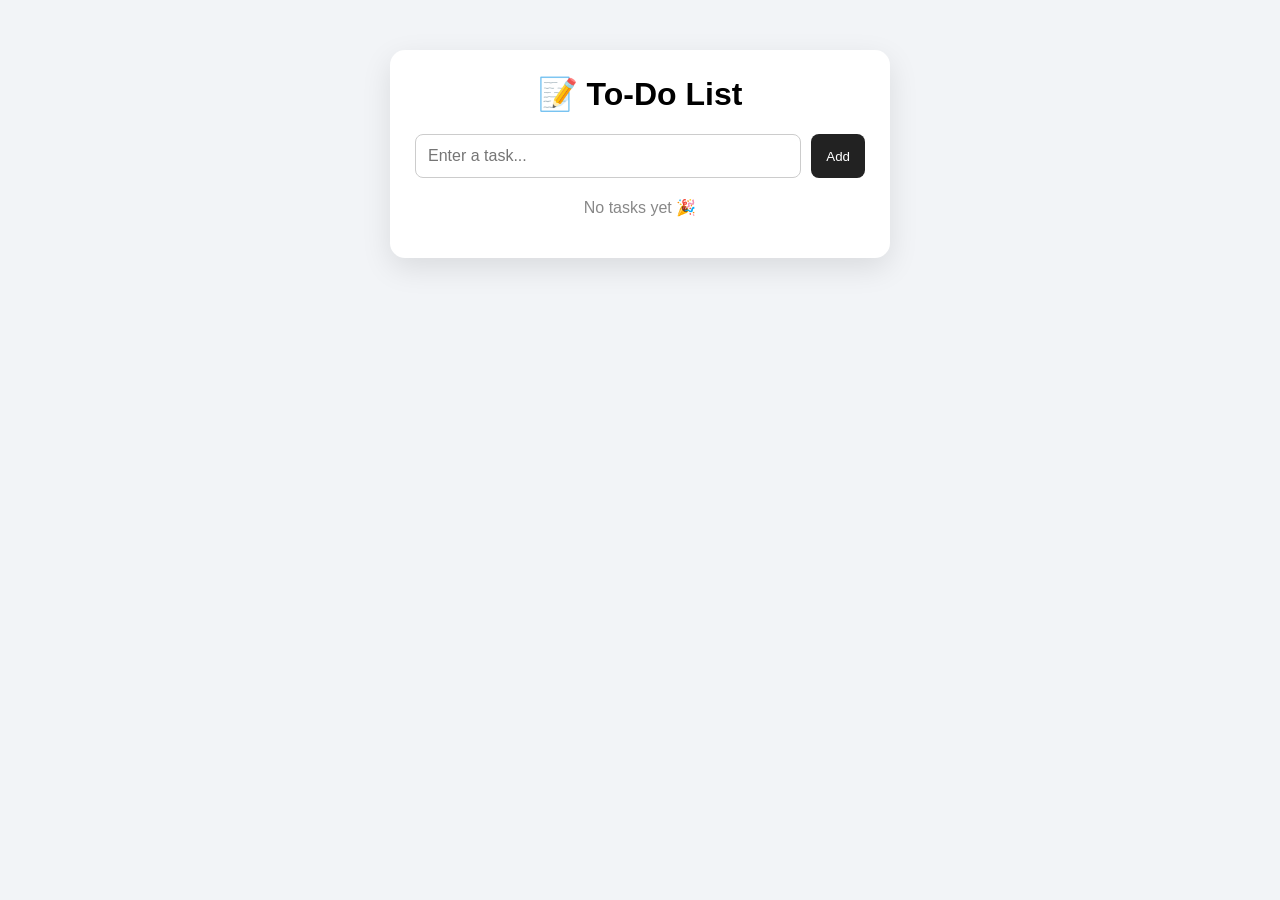
<file: 06-projects/todo.html>
<!DOCTYPE html>
<html lang="en">
<head>
  <meta charset="UTF-8">
  <meta name="viewport" content="width=device-width, initial-scale=1.0">
  <title>One File To-Do App</title>

  <style>
    * {
      box-sizing: border-box;
    }

    body {
      margin: 0;
      font-family: Arial, sans-serif;
      background: #f2f4f7;
      display: flex;
      justify-content: center;
      padding: 50px 20px;
    }

    .app {
      width: 100%;
      max-width: 500px;
      background: white;
      padding: 25px;
      border-radius: 15px;
      box-shadow: 0 10px 30px rgba(0,0,0,0.1);
    }

    h1 {
      text-align: center;
      margin-top: 0;
    }

    .input-box {
      display: flex;
      gap: 10px;
    }

    input {
      flex: 1;
      padding: 12px;
      border: 1px solid #ccc;
      border-radius: 8px;
      font-size: 16px;
    }

    button {
      border: none;
      padding: 10px 15px;
      border-radius: 8px;
      cursor: pointer;
      background: #222;
      color: white;
    }

    button:hover {
      opacity: 0.8;
    }

    ul {
      list-style: none;
      padding: 0;
      margin-top: 20px;
    }

    li {
      display: flex;
      align-items: center;
      gap: 10px;
      padding: 12px;
      margin-bottom: 10px;
      background: #f5f5f5;
      border-radius: 8px;
    }

    li span {
      flex: 1;
    }

    li.done span {
      text-decoration: line-through;
      color: #888;
    }

    .delete {
      background: #e63946;
    }

    .empty {
      text-align: center;
      color: #888;
    }
  </style>
</head>

<body>

  <div class="app">
    <h1>📝 To-Do List</h1>

    <div class="input-box">
      <input id="taskInput" placeholder="Enter a task..." />
      <button onclick="addTask()">Add</button>
    </div>

    <ul id="taskList"></ul>
  </div>

  <script>
    let tasks = JSON.parse(localStorage.getItem("tasks")) || [];

    function saveTasks() {
      localStorage.setItem("tasks", JSON.stringify(tasks));
    }

    function renderTasks() {
      const list = document.getElementById("taskList");
      list.innerHTML = "";

      if (tasks.length === 0) {
        list.innerHTML = '<p class="empty">No tasks yet 🎉</p>';
        return;
      }

      tasks.forEach((task, index) => {
        const li = document.createElement("li");

        if (task.done) {
          li.classList.add("done");
        }

        li.innerHTML = `
          <input
            type="checkbox"
            ${task.done ? "checked" : ""}
            onchange="toggleTask(${index})"
          >

          <span>${escapeHTML(task.text)}</span>

          <button class="delete" onclick="deleteTask(${index})">
            Delete
          </button>
        `;

        list.appendChild(li);
      });
    }

    function addTask() {
      const input = document.getElementById("taskInput");
      const text = input.value.trim();

      if (!text) return;

      tasks.push({
        text: text,
        done: false
      });

      input.value = "";
      saveTasks();
      renderTasks();
    }

    function toggleTask(index) {
      tasks[index].done = !tasks[index].done;
      saveTasks();
      renderTasks();
    }

    function deleteTask(index) {
      tasks.splice(index, 1);
      saveTasks();
      renderTasks();
    }

    function escapeHTML(text) {
      const div = document.createElement("div");
      div.textContent = text;
      return div.innerHTML;
    }

    document
      .getElementById("taskInput")
      .addEventListener("keydown", function(event) {
        if (event.key === "Enter") {
          addTask();
        }
      });

    renderTasks();
  </script>

</body>
</html>
</file>
<file: 02-arrays-objects/style.css>
* {
    box-sizing: border-box;
    margin: 0;
    padding: 0;
}

body {
    font-family: Arial, sans-serif;
    min-height: 100vh;

    display: flex;
    justify-content: center;
    align-items: center;

    background: #f4f4f4;
}

.container {
    width: 90%;
    max-width: 600px;

    background: white;

    padding: 30px;

    border-radius: 12px;

    box-shadow: 0 10px 30px rgba(0, 0, 0, 0.1);
}

h1 {
    margin-bottom: 10px;
}

p {
    margin-bottom: 25px;
    color: #666;
}

.form {
    display: flex;
    flex-direction: column;

    gap: 12px;
}

input {
    padding: 12px;

    border: 1px solid #ccc;
    border-radius: 6px;

    font-size: 16px;
}

button {
    padding: 13px;

    border: none;
    border-radius: 6px;

    background: #111;
    color: white;

    font-size: 16px;

    cursor: pointer;
}

button:hover {
    opacity: 0.85;
}

.result {
    margin-top: 25px;

    padding: 20px;

    border-radius: 8px;

    background: #f7f7f7;

    line-height: 1.8;
}

.result h2 {
    margin-bottom: 10px;
}
</file>
<file: 06-projects/password/style.css>
* {
    box-sizing: border-box;
    margin: 0;
    padding: 0;
}

body {
    min-height: 100vh;

    display: flex;
    justify-content: center;
    align-items: center;

    font-family: Arial, sans-serif;

    background: #f4f4f4;
}

.container {
    width: 90%;
    max-width: 500px;

    padding: 30px;

    background: white;

    border-radius: 12px;

    box-shadow: 0 10px 30px rgba(0, 0, 0, 0.1);
}

h1 {
    margin-bottom: 10px;
}

p {
    color: #666;
    margin-bottom: 25px;
}

.password-box {
    display: flex;
    gap: 10px;

    margin-bottom: 25px;
}

.password-box input {
    flex: 1;

    padding: 12px;

    border: 1px solid #ccc;

    border-radius: 6px;

    font-size: 16px;
}

button {
    border: none;

    padding: 12px 18px;

    border-radius: 6px;

    background: #111;
    color: white;

    cursor: pointer;
}

button:hover {
    opacity: 0.8;
}

.settings {
    display: flex;

    flex-direction: column;

    gap: 15px;

    margin-bottom: 25px;
}

.settings label {
    color: #333;
}

.settings input[type="range"] {
    width: 100%;
}

.generate {
    width: 100%;

    font-size: 16px;
}

#message {
    margin-top: 15px;

    text-align: center;

    font-size: 14px;
}
</file>
